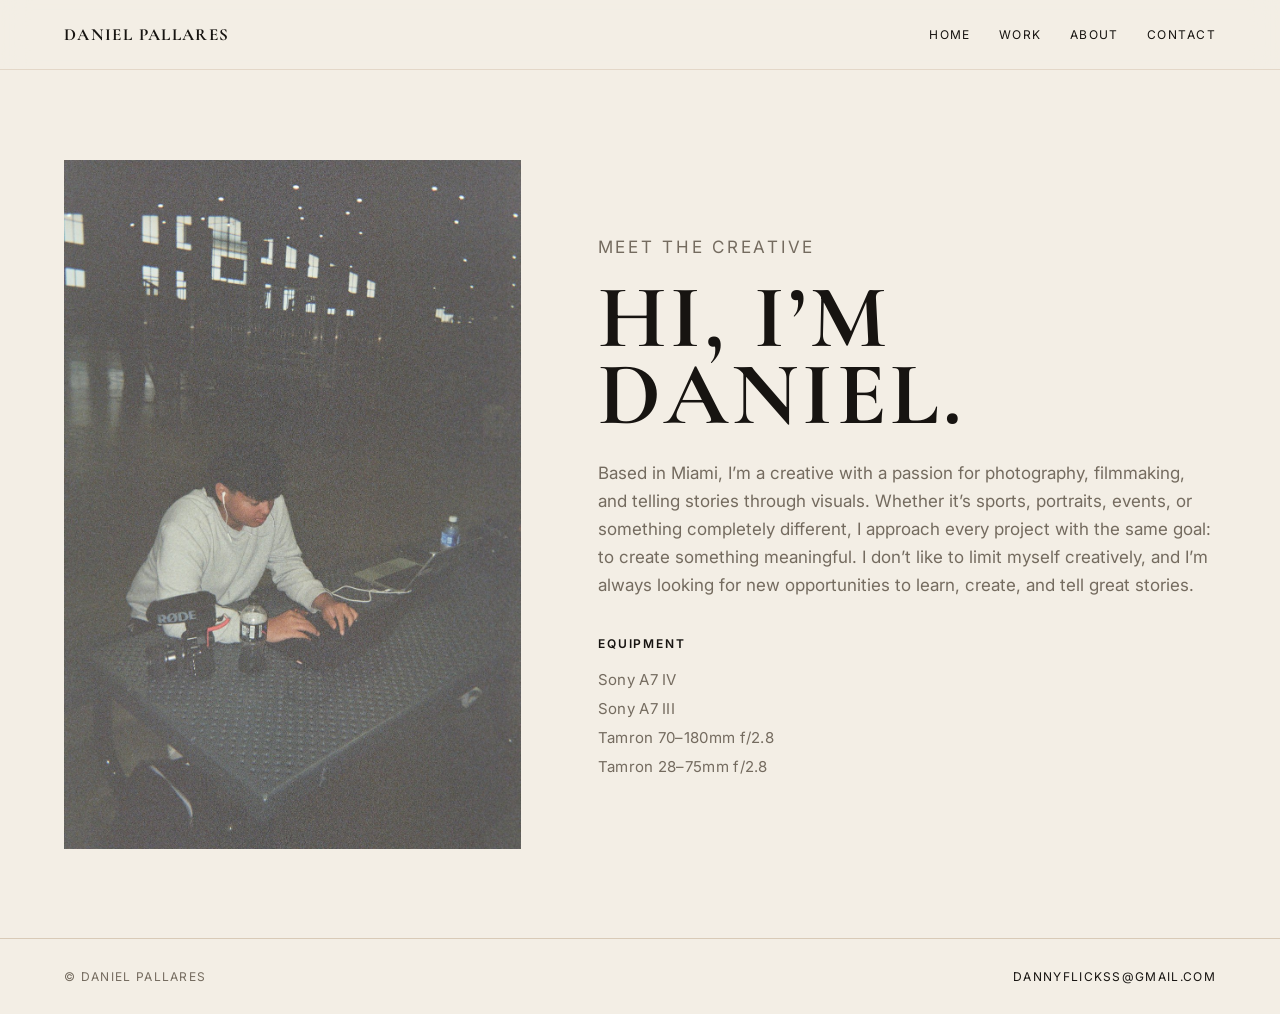
<file: about.html>
<!DOCTYPE html>
<html lang="en">
<head>
<meta charset="UTF-8" />
<meta name="viewport" content="width=device-width, initial-scale=1.0" />
<title>About | Daniel Pallares</title>
<link rel="stylesheet" href="styles.css" />
</head>
<body>
<header class="nav"><a class="brand" href="index.html">Daniel Pallares</a><nav><a href="index.html">Home</a><a href="work.html">Work</a><a href="about.html">About</a><a href="contact.html">Contact</a></nav></header>
<main class="page about-page">
<div class="portrait"><img src="assets/images/creative/meet-alt.jpg" alt="Daniel Pallares working" loading="lazy" /></div>
<section>
<p class="eyebrow">Meet the Creative</p>
<h1>Hi, I’m Daniel.</h1>
<p>Based in Miami, I’m a creative with a passion for photography, filmmaking, and telling stories through visuals. Whether it’s sports, portraits, events, or something completely different, I approach every project with the same goal: to create something meaningful. I don’t like to limit myself creatively, and I’m always looking for new opportunities to learn, create, and tell great stories.</p>
<div class="equipment">
<h2>Equipment</h2>
<ul>
<li>Sony A7 IV</li>
<li>Sony A7 III</li>
<li>Tamron 70–180mm f/2.8</li>
<li>Tamron 28–75mm f/2.8</li>
</ul>
</div>
</section>
</main>
<footer><p>© Daniel Pallares</p><a href="mailto:dannyflickss@gmail.com">dannyflickss@gmail.com</a></footer><script src="script.js"></script>
</body>
</html>
</file>
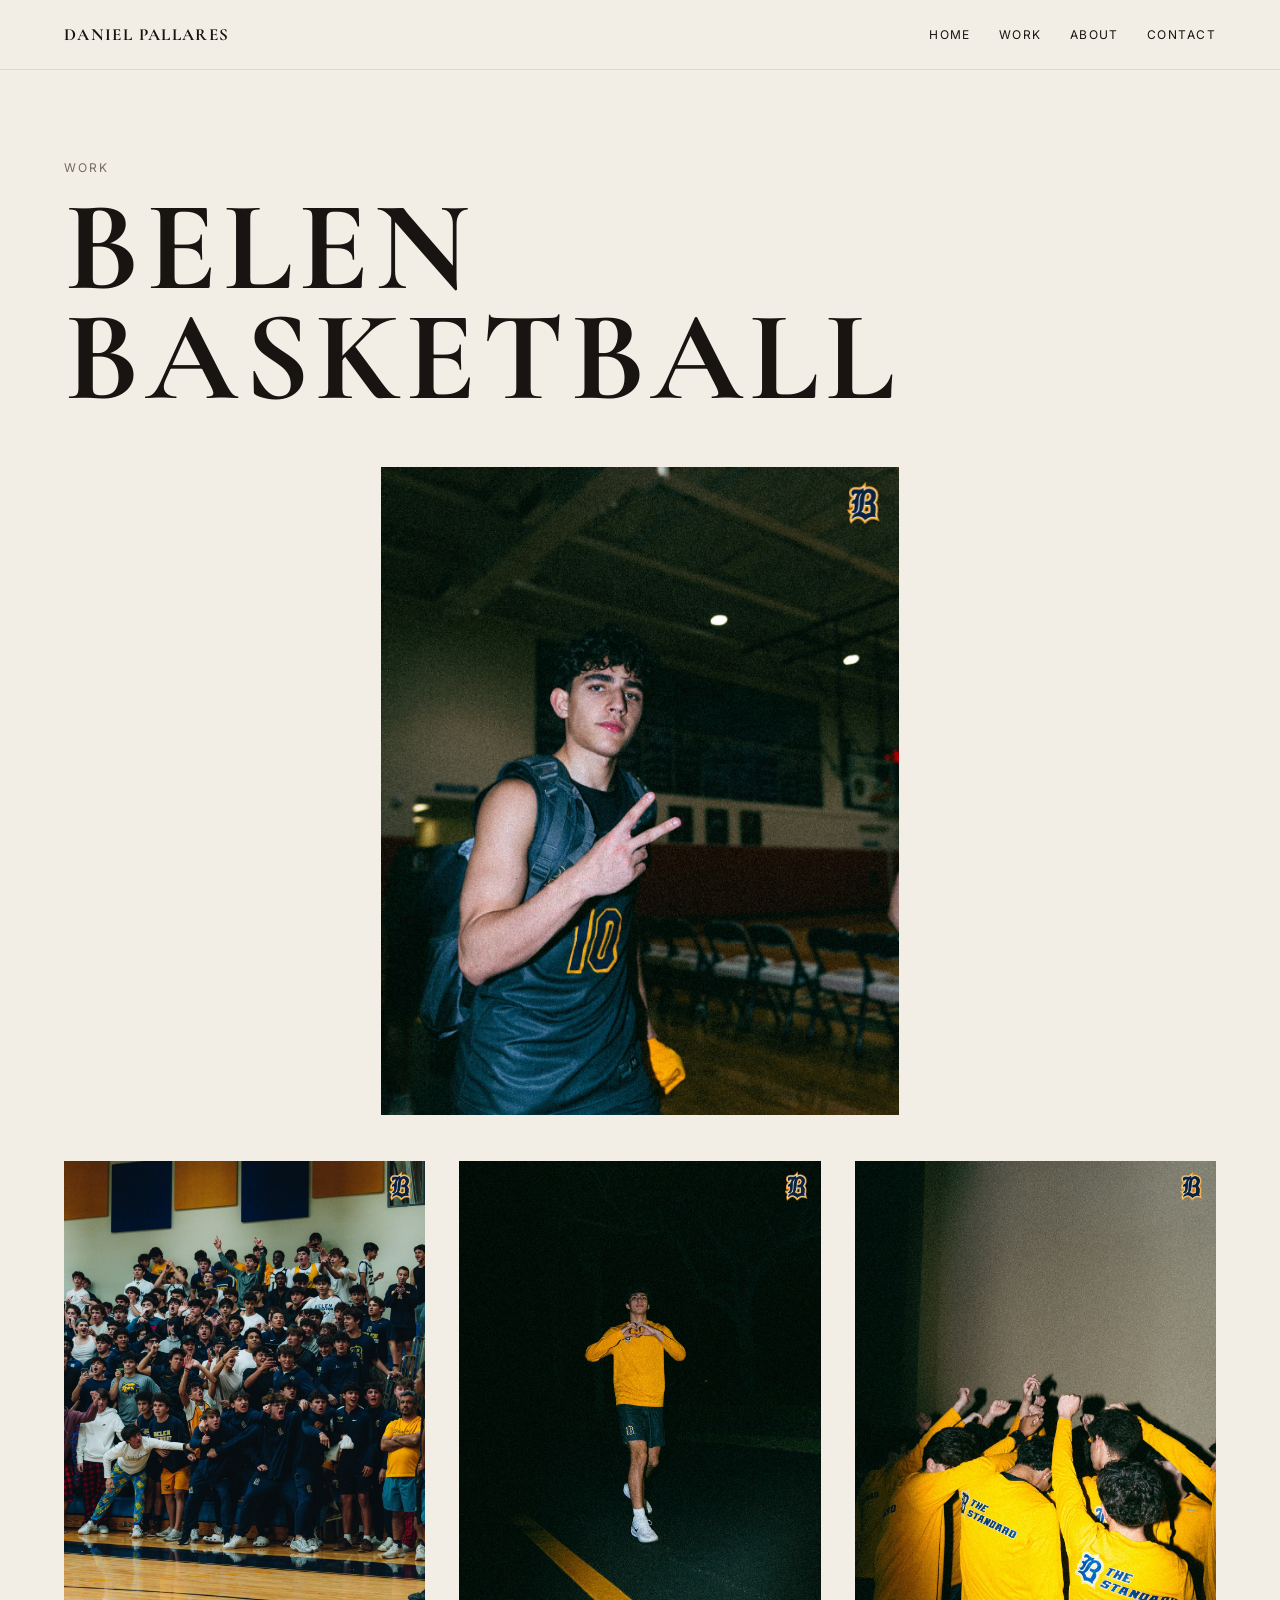
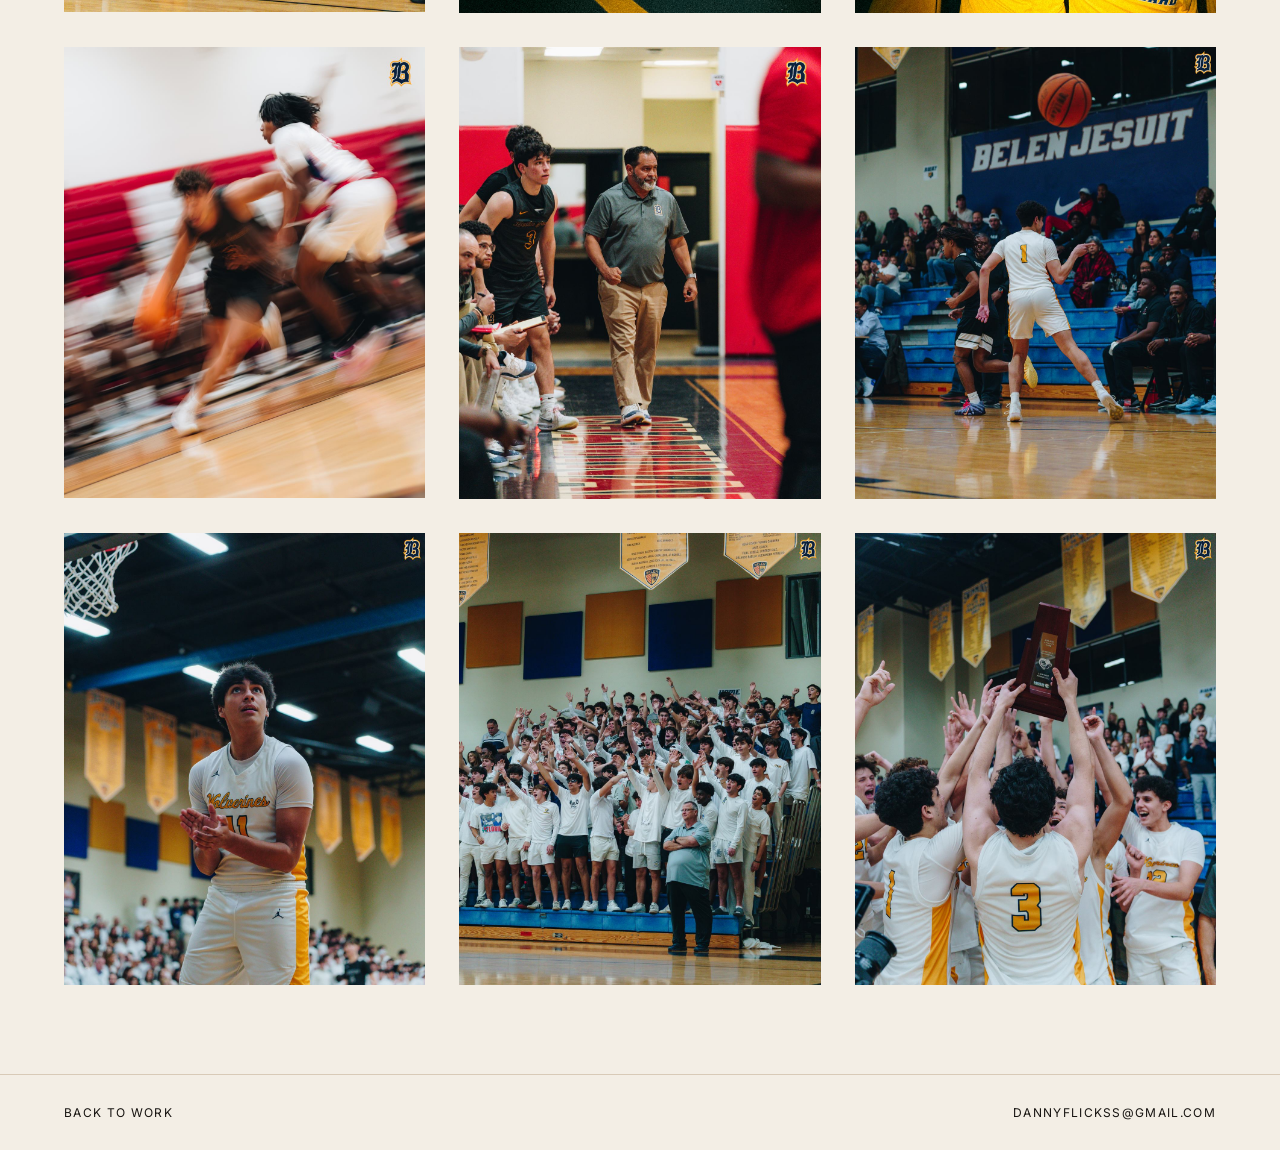
<file: belen-basketball.html>
<!DOCTYPE html>

<html lang="en">
<head>
<meta charset="utf-8"/>
<meta content="width=device-width, initial-scale=1.0" name="viewport"/>
<title>Belen Basketball | Daniel Pallares</title>
<link href="styles.css" rel="stylesheet"/>
</head>
<body>
<header class="nav"><a class="brand" href="index.html">Daniel Pallares</a><nav><a href="index.html">Home</a><a href="work.html">Work</a><a href="about.html">About</a><a href="contact.html">Contact</a></nav></header>
<main class="page gallery-page">
<section class="page-title minimal-title"><p class="eyebrow">Work</p><h1>Belen Basketball</h1></section>
<section class="gallery-hero"><div class="photo"><img alt="Belen Basketball" src="assets/images/belen/dsc04798.jpg"/></div></section>
<section class="photo-grid ratio-grid">









<div class="photo ratio-portrait"><img alt="Belen Basketball" loading="lazy" src="assets/images/belen/dsc00592.jpg"/></div><div class="photo ratio-portrait"><img alt="Belen Basketball" loading="lazy" src="assets/images/belen/dsc00736.jpg"/></div><div class="photo ratio-portrait"><img alt="Belen Basketball" loading="lazy" src="assets/images/belen/dsc00744.jpg"/></div><div class="photo ratio-portrait"><img alt="Belen Basketball" loading="lazy" src="assets/images/belen/dsc04380.jpg"/></div><div class="photo ratio-portrait"><img alt="Belen Basketball" loading="lazy" src="assets/images/belen/dsc04456.jpg"/></div><div class="photo ratio-portrait"><img alt="Belen Basketball" loading="lazy" src="assets/images/belen/dsc04590.jpg"/></div><div class="photo ratio-portrait"><img alt="Belen Basketball" loading="lazy" src="assets/images/belen/dsc04696-1.jpg"/></div><div class="photo ratio-portrait"><img alt="Belen Basketball" loading="lazy" src="assets/images/belen/dsc04816.jpg"/></div><div class="photo ratio-portrait"><img alt="Belen Basketball" loading="lazy" src="assets/images/belen/dsc04893.jpg"/></div></section>
</main>
<footer><a href="work.html">Back to Work</a><a href="mailto:dannyflickss@gmail.com">dannyflickss@gmail.com</a></footer><script src="script.js"></script>
</body>
</html>
</file>
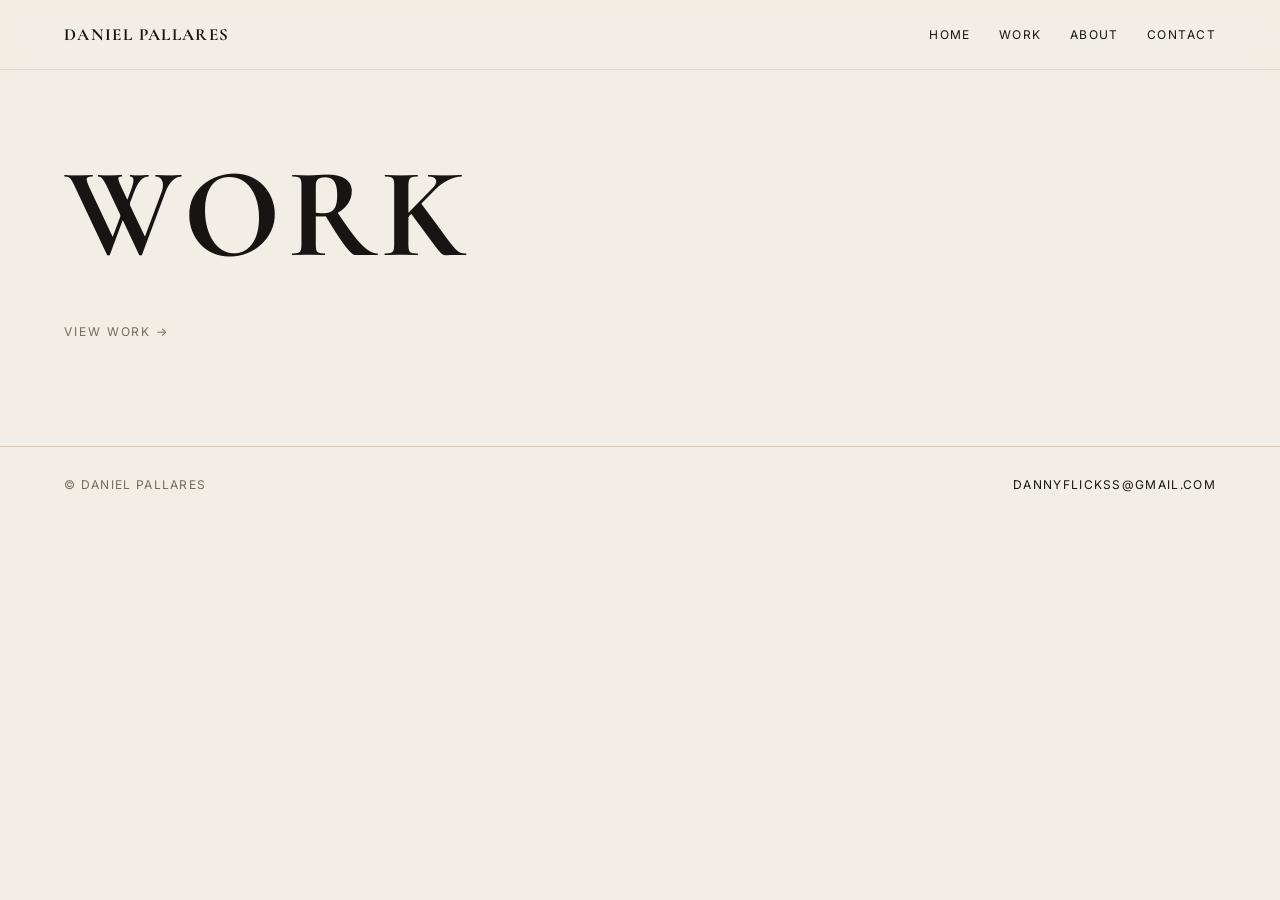
<file: clients.html>
<!DOCTYPE html>
<html lang="en">
<head>
<meta charset="UTF-8" />
<meta name="viewport" content="width=device-width, initial-scale=1.0" />
<title>Work | Daniel Pallares</title>
<link rel="stylesheet" href="styles.css" />
</head>
<body>
<header class="nav"><a class="brand" href="index.html">Daniel Pallares</a><nav><a href="index.html">Home</a><a href="work.html">Work</a><a href="about.html">About</a><a href="contact.html">Contact</a></nav></header>
<main class="page"><section class="page-title minimal-title"><h1>Work</h1></section><p class="eyebrow"><a href="work.html">View Work →</a></p></main><footer><p>© Daniel Pallares</p><a href="mailto:dannyflickss@gmail.com">dannyflickss@gmail.com</a></footer><script src="script.js"></script>
</body>
</html>
</file>
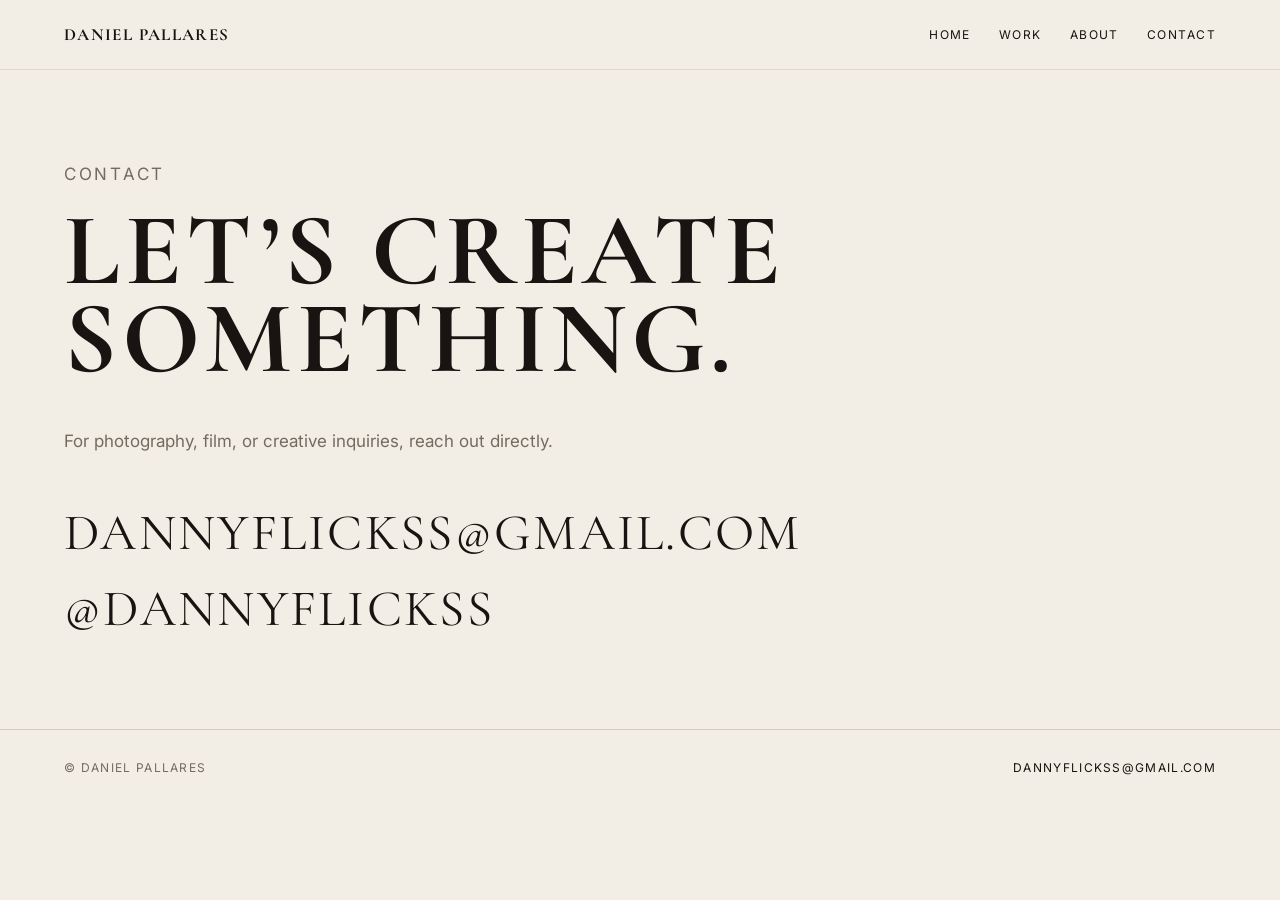
<file: contact.html>
<!DOCTYPE html>
<html lang="en">
<head>
<meta charset="UTF-8" />
<meta name="viewport" content="width=device-width, initial-scale=1.0" />
<title>Contact | Daniel Pallares</title>
<link rel="stylesheet" href="styles.css" />
</head>
<body>
<header class="nav"><a class="brand" href="index.html">Daniel Pallares</a><nav><a href="index.html">Home</a><a href="work.html">Work</a><a href="about.html">About</a><a href="contact.html">Contact</a></nav></header>
<main class="page contact-page">
<p class="eyebrow">Contact</p><h1>Let’s create something.</h1>
<p>For photography, film, or creative inquiries, reach out directly.</p>
<div class="contact-links"><a href="mailto:dannyflickss@gmail.com">dannyflickss@gmail.com</a><a href="https://instagram.com/dannyflickss">@dannyflickss</a></div>
</main>
<footer><p>© Daniel Pallares</p><a href="mailto:dannyflickss@gmail.com">dannyflickss@gmail.com</a></footer><script src="script.js"></script>
</body>
</html>
</file>
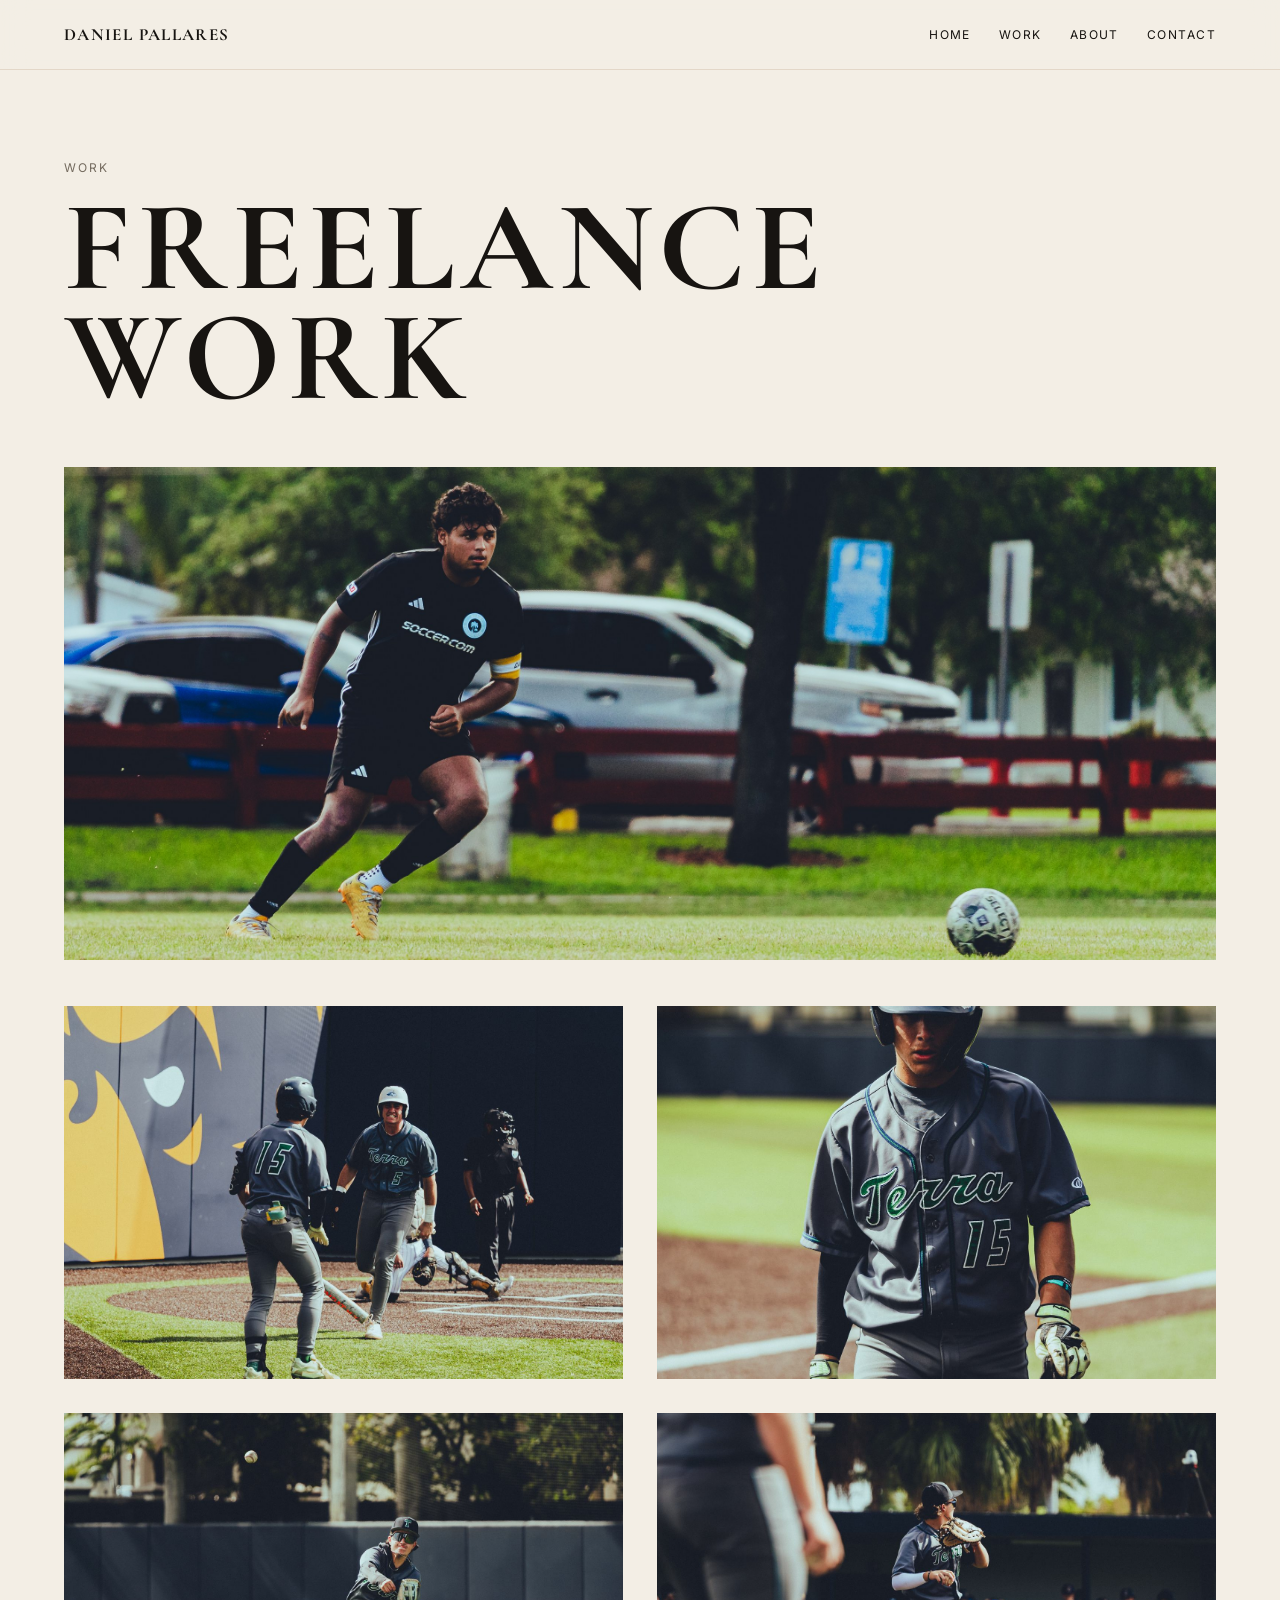
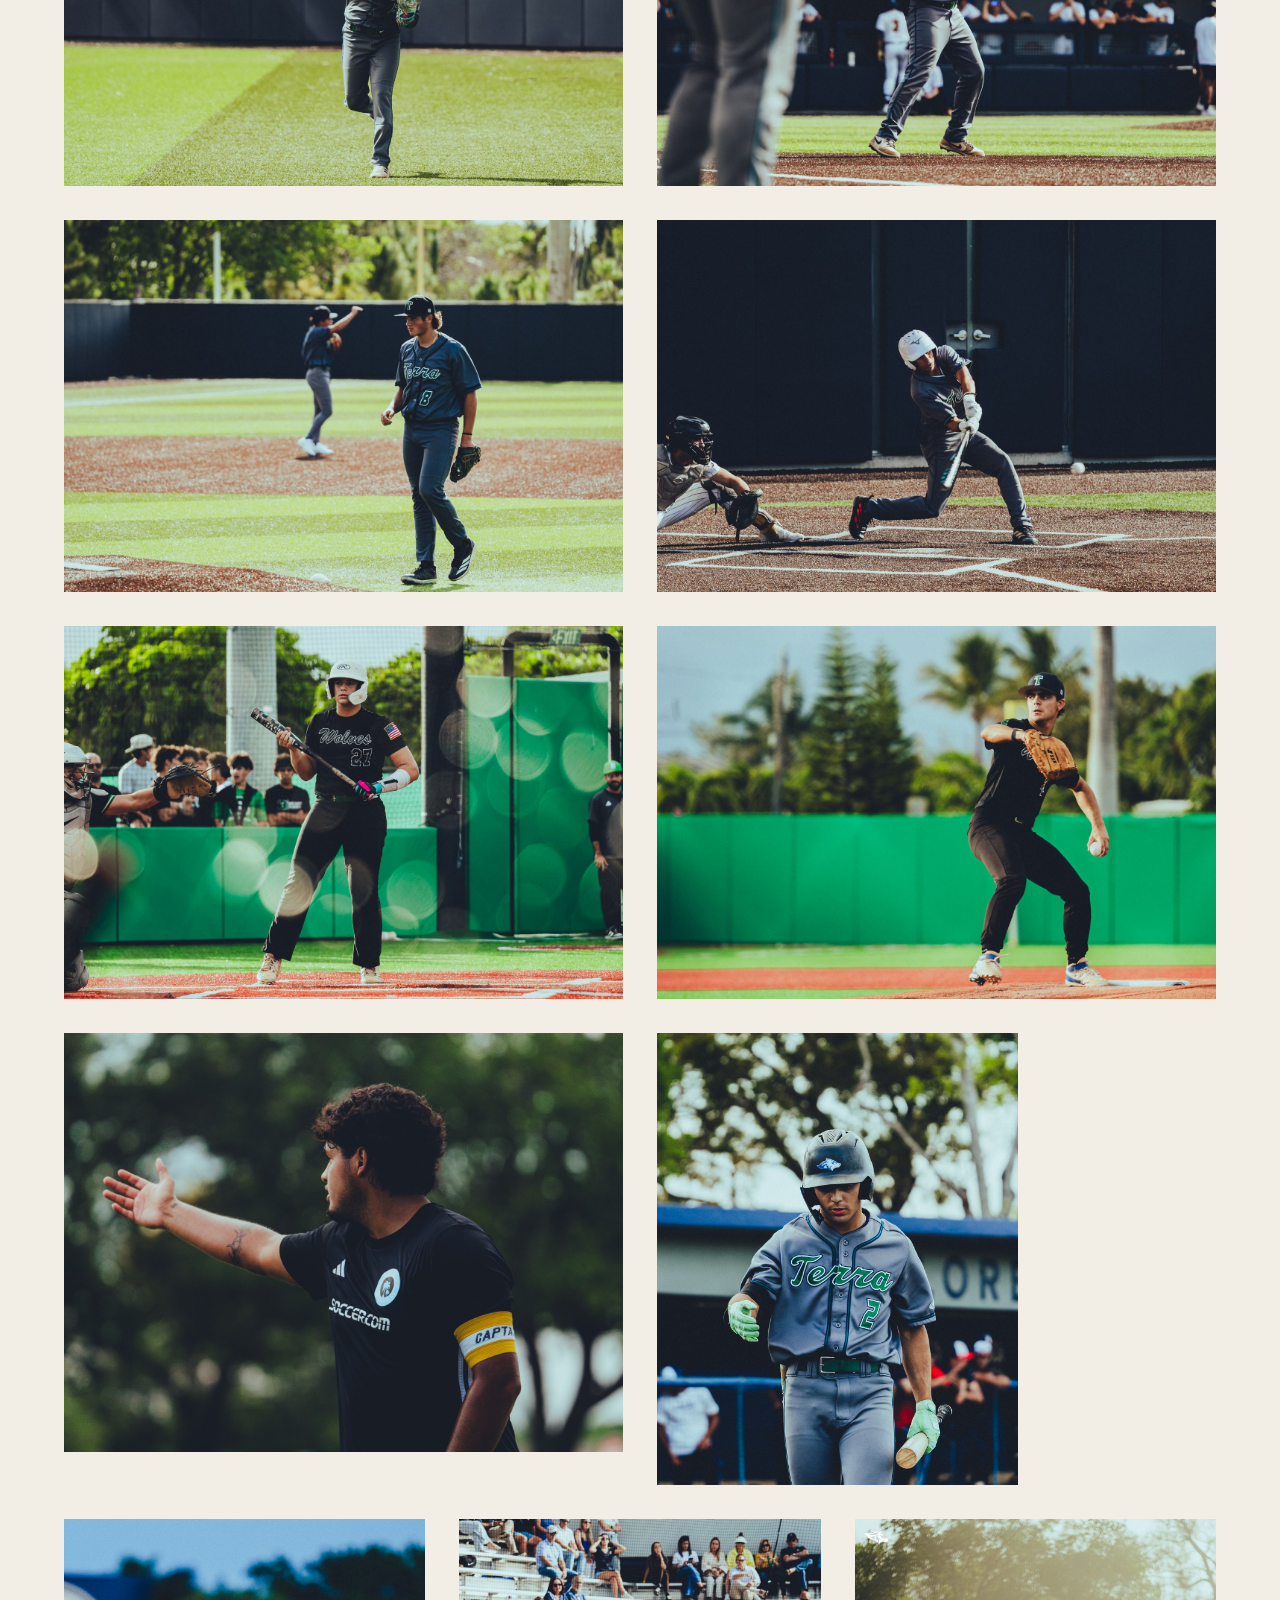
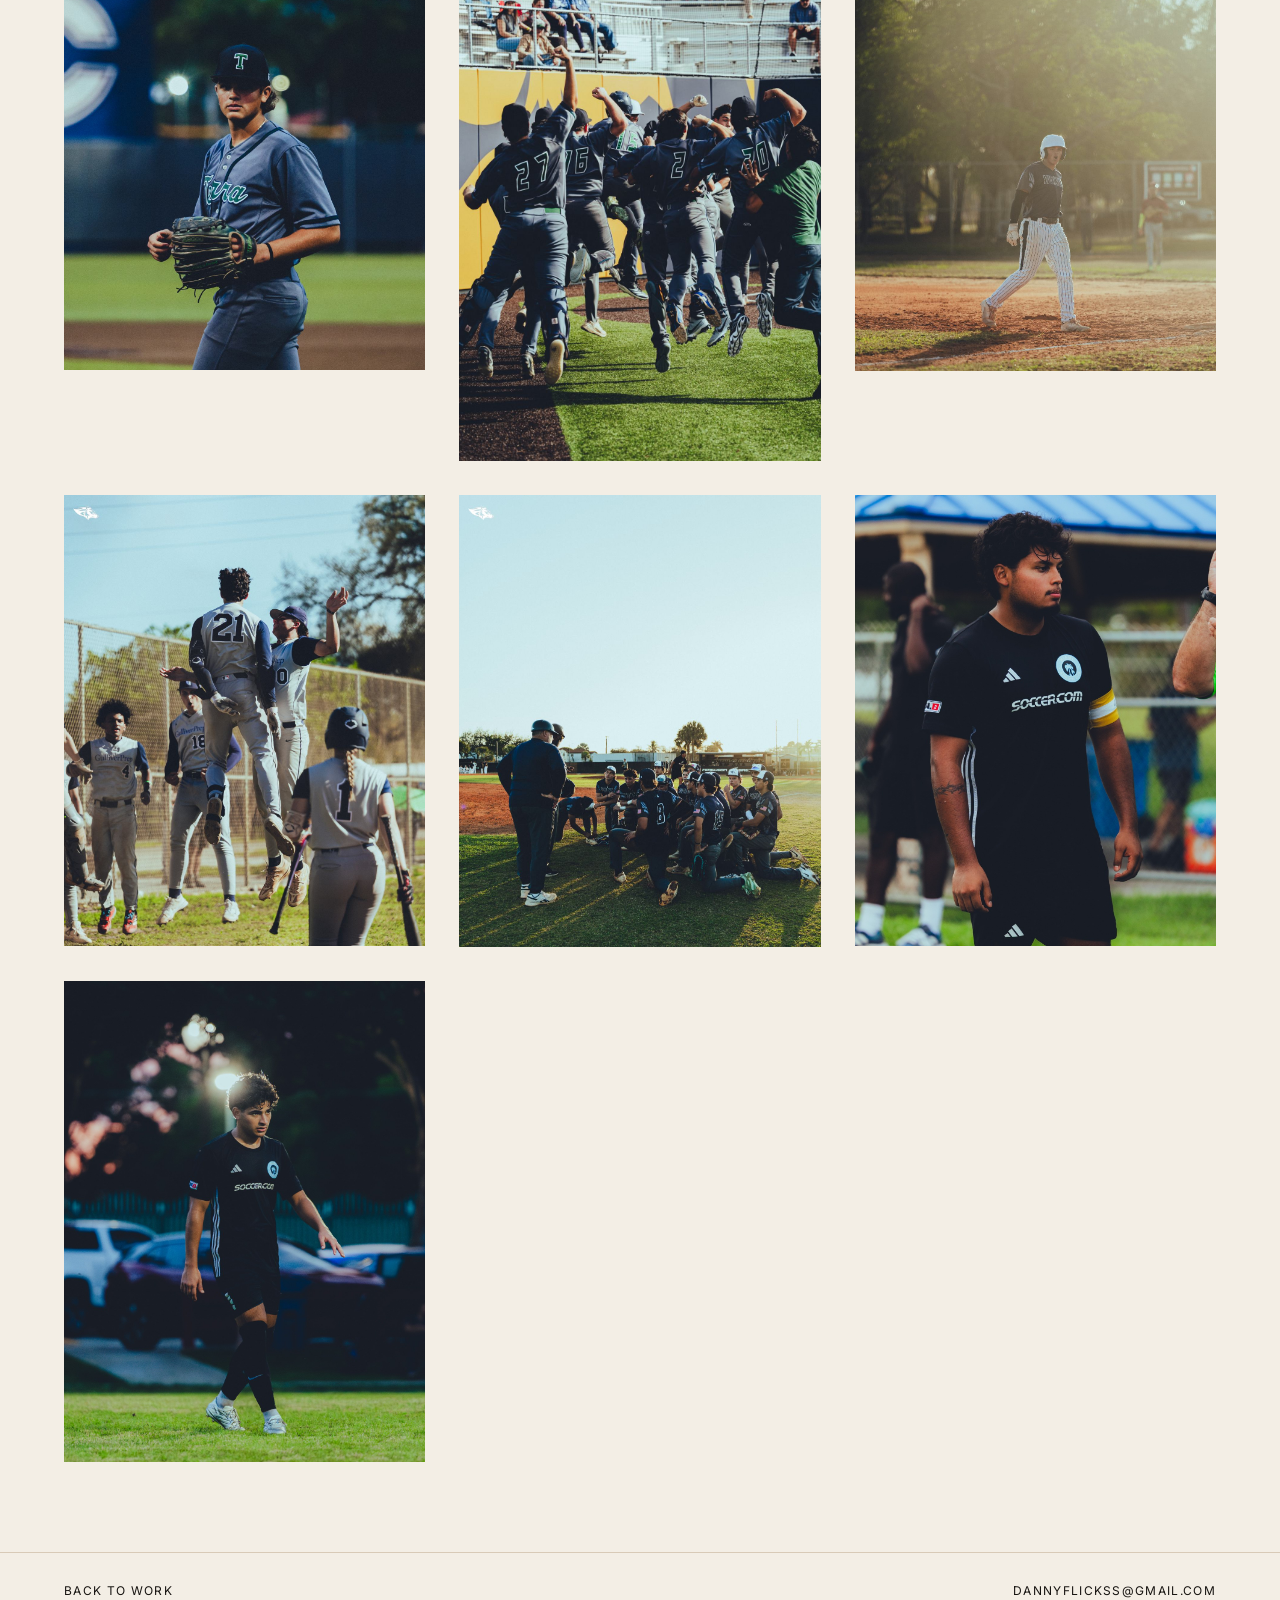
<file: freelance-work.html>
<!DOCTYPE html>

<html lang="en">
<head>
<meta charset="utf-8"/>
<meta content="width=device-width, initial-scale=1.0" name="viewport"/>
<title>Freelance Work | Daniel Pallares</title>
<link href="styles.css" rel="stylesheet"/>
</head>
<body>
<header class="nav"><a class="brand" href="index.html">Daniel Pallares</a><nav><a href="index.html">Home</a><a href="work.html">Work</a><a href="about.html">About</a><a href="contact.html">Contact</a></nav></header>
<main class="page gallery-page">
<section class="page-title minimal-title"><p class="eyebrow">Work</p><h1>Freelance Work</h1></section>
<section class="gallery-hero"><div class="photo"><img alt="Freelance Work" src="assets/images/freelance/freelance-cover.jpg"/></div></section>
<section class="photo-grid ratio-grid">

















<div class="photo ratio-landscape"><img alt="Freelance Work" loading="lazy" src="assets/images/freelance/dsc04414.jpg"/></div><div class="photo ratio-landscape"><img alt="Freelance Work" loading="lazy" src="assets/images/freelance/dsc04433.jpg"/></div><div class="photo ratio-landscape"><img alt="Freelance Work" loading="lazy" src="assets/images/freelance/dsc04444.jpg"/></div><div class="photo ratio-landscape"><img alt="Freelance Work" loading="lazy" src="assets/images/freelance/dsc04476.jpg"/></div><div class="photo ratio-landscape"><img alt="Freelance Work" loading="lazy" src="assets/images/freelance/dsc04507.jpg"/></div><div class="photo ratio-landscape"><img alt="Freelance Work" loading="lazy" src="assets/images/freelance/dsc04790.jpg"/></div><div class="photo ratio-landscape"><img alt="Freelance Work" loading="lazy" src="assets/images/freelance/dsc09868-1.jpg"/></div><div class="photo ratio-landscape"><img alt="Freelance Work" loading="lazy" src="assets/images/freelance/dsc09895.jpg"/></div><div class="photo ratio-landscape"><img alt="Freelance soccer captain" loading="lazy" src="assets/images/freelance/soccer-captain-pointing.jpg"/></div><div class="photo ratio-portrait"><img alt="Freelance Work" loading="lazy" src="assets/images/freelance/dsc01109.jpg"/></div><div class="photo ratio-portrait"><img alt="Freelance Work" loading="lazy" src="assets/images/freelance/dsc01503.jpg"/></div><div class="photo ratio-portrait"><img alt="Freelance Work" loading="lazy" src="assets/images/freelance/dsc04717-2.jpg"/></div><div class="photo ratio-portrait"><img alt="Freelance Work" loading="lazy" src="assets/images/freelance/dsc05740.jpg"/></div><div class="photo ratio-portrait"><img alt="Freelance Work" loading="lazy" src="assets/images/freelance/dsc09154.jpg"/></div><div class="photo ratio-portrait"><img alt="Freelance Work" loading="lazy" src="assets/images/freelance/dsc09591.jpg"/></div><div class="photo ratio-portrait"><img alt="Freelance soccer portrait" loading="lazy" src="assets/images/freelance/soccer-captain-portrait.jpg"/></div><div class="photo ratio-portrait"><img alt="Freelance soccer portrait at night" loading="lazy" src="assets/images/freelance/soccer-night-portrait.jpg"/></div></section>
</main>
<footer><a href="work.html">Back to Work</a><a href="mailto:dannyflickss@gmail.com">dannyflickss@gmail.com</a></footer><script src="script.js"></script>
</body>
</html>
</file>
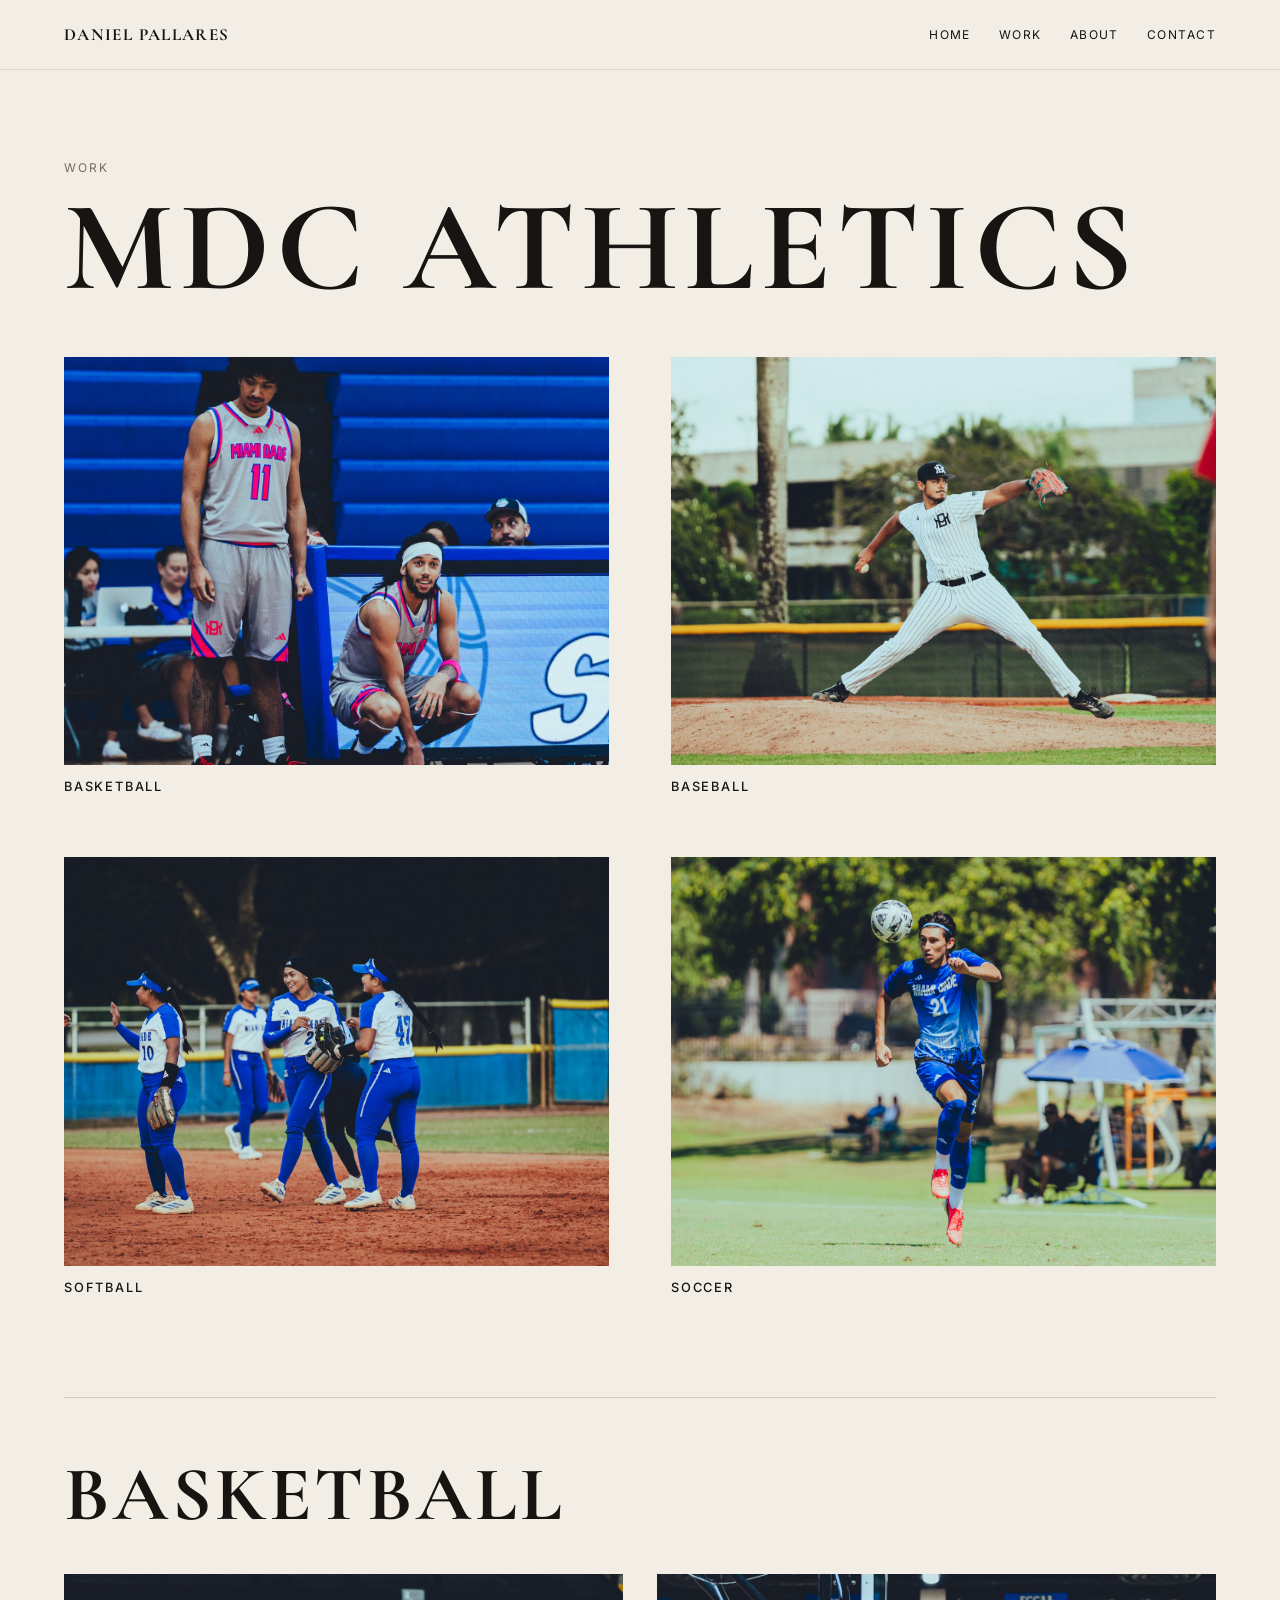
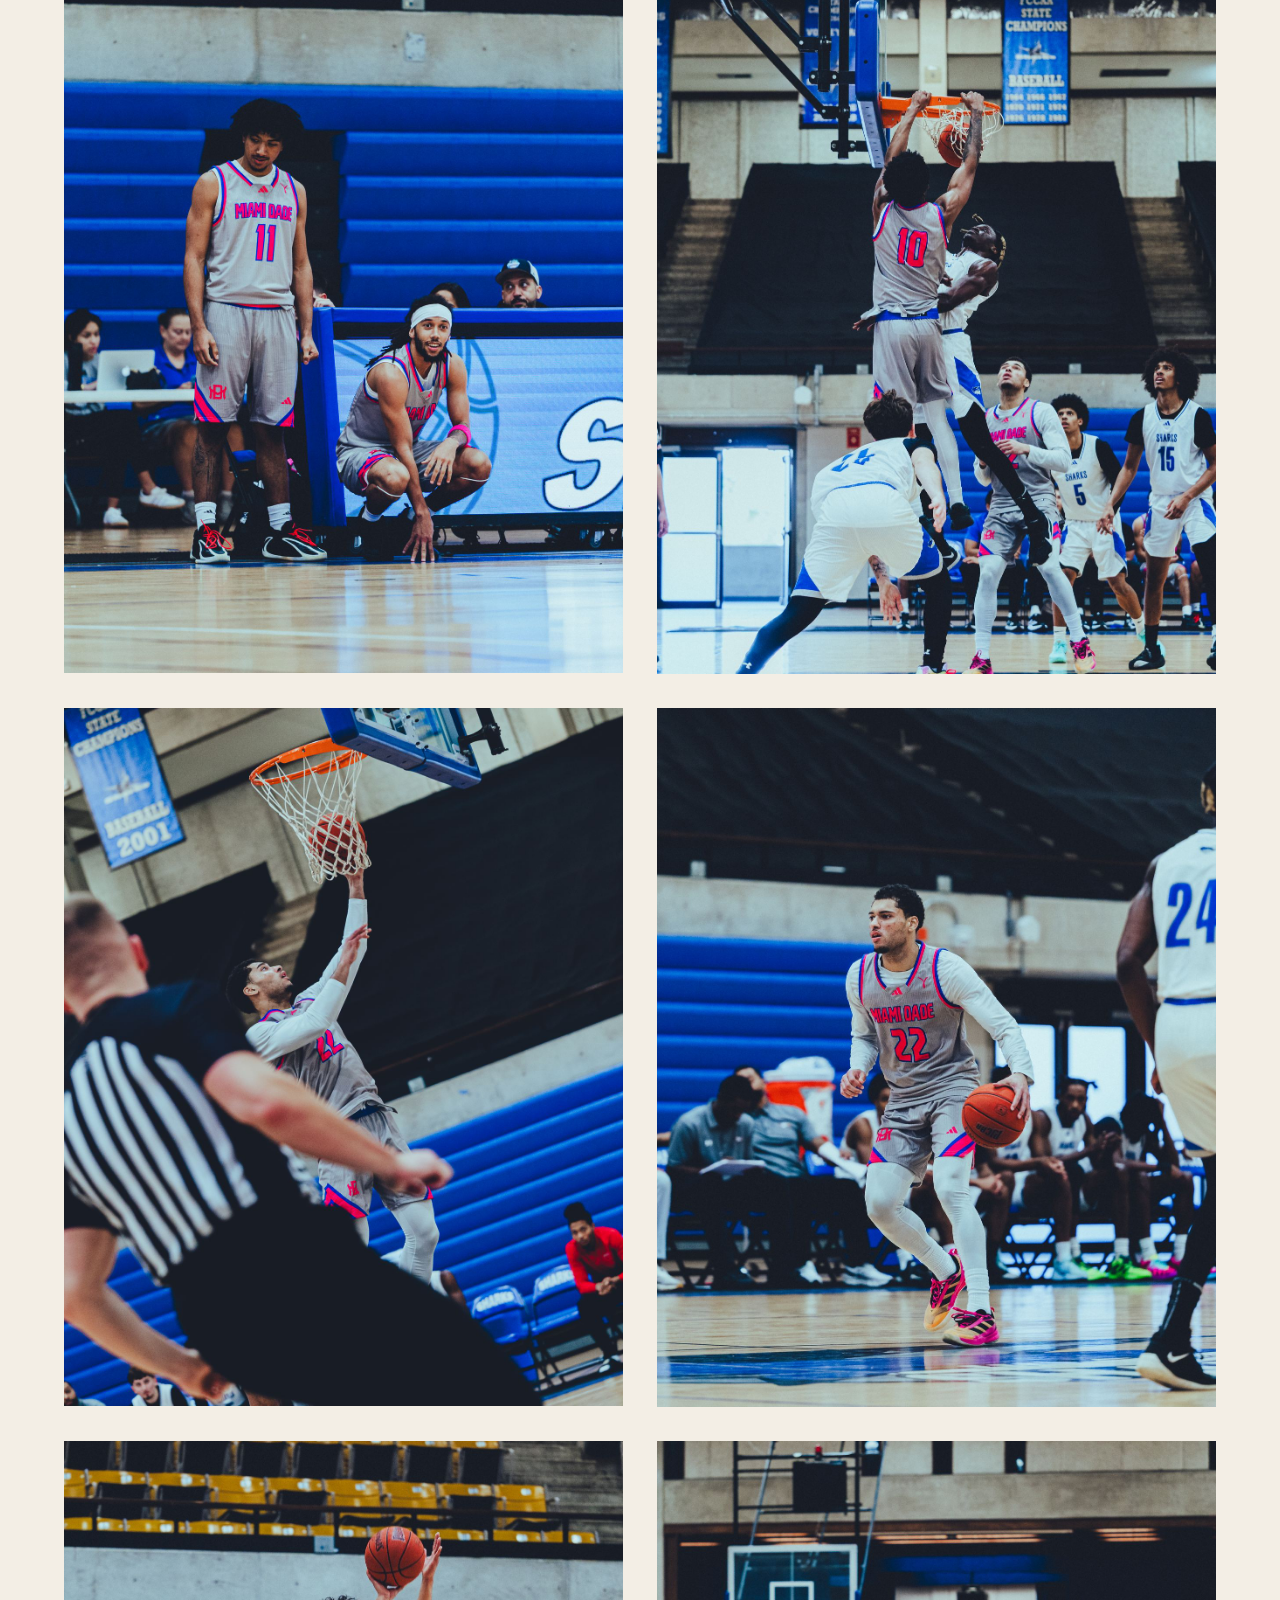
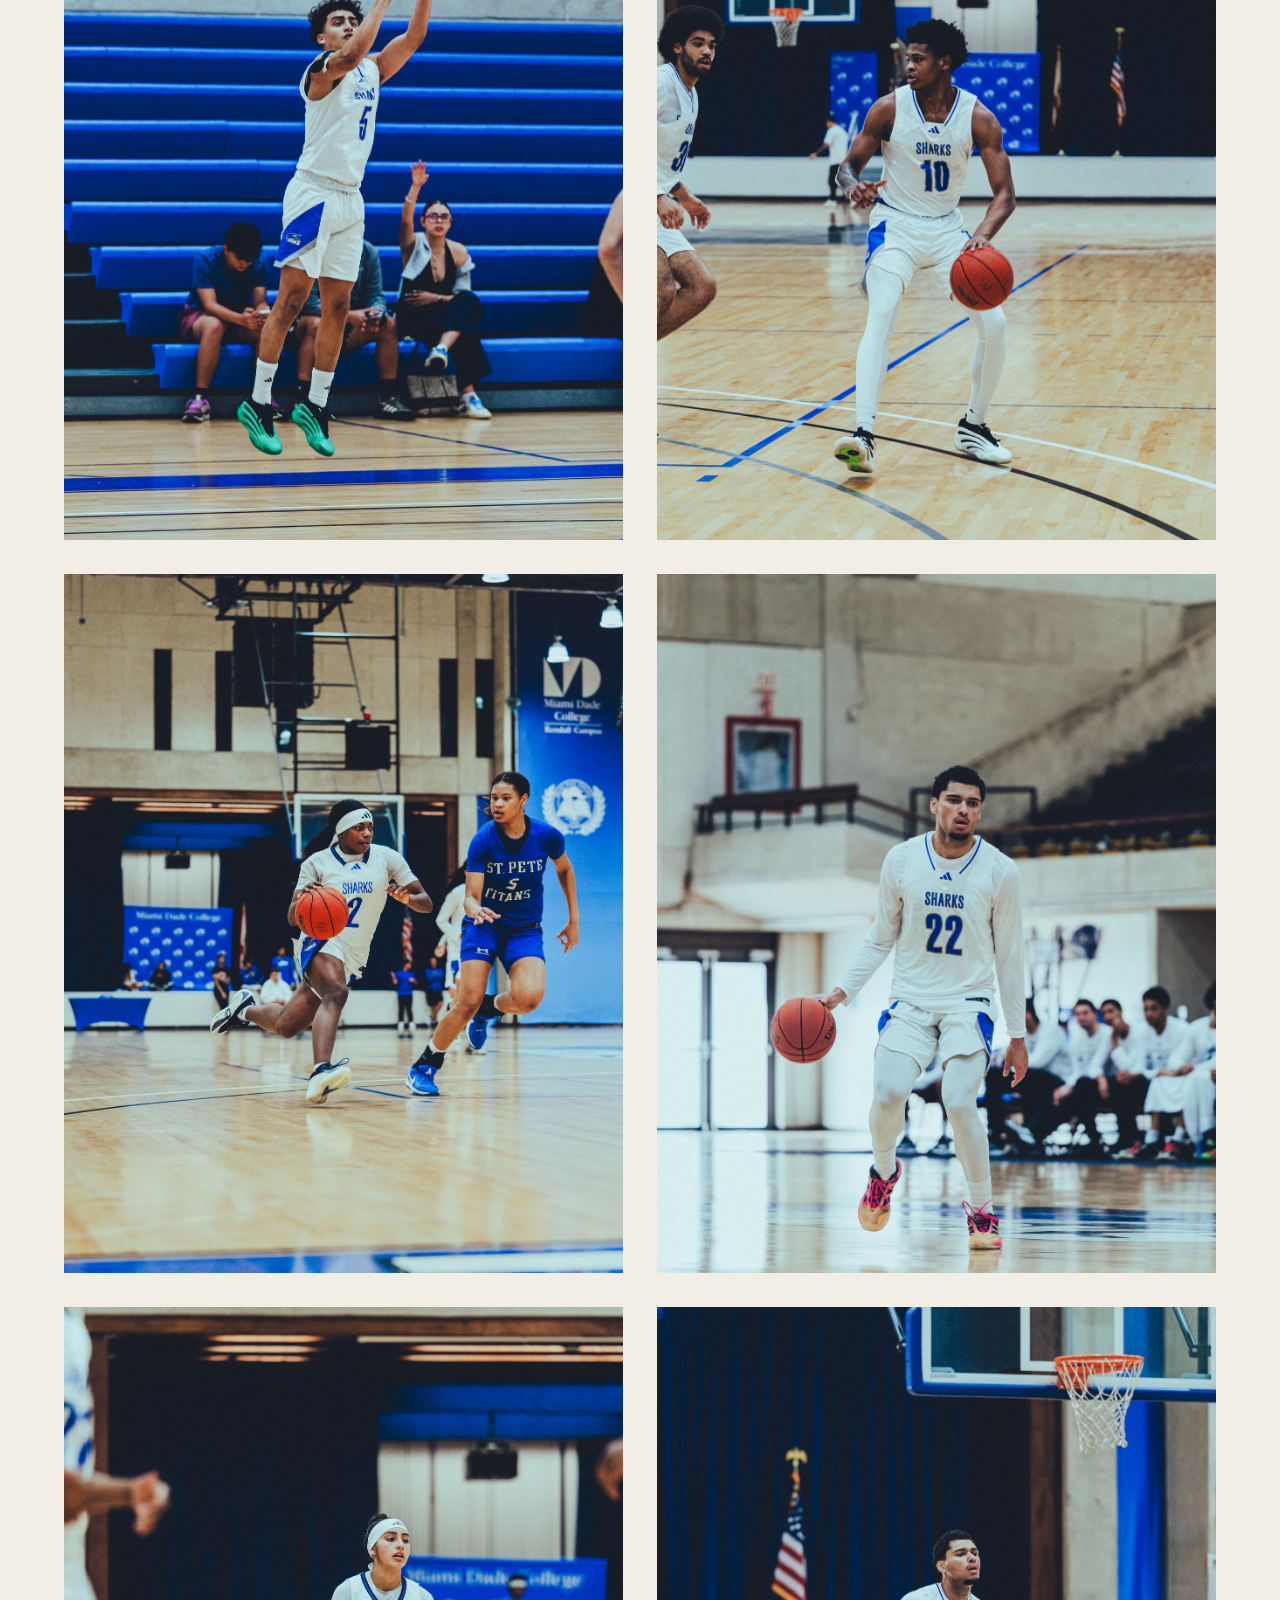
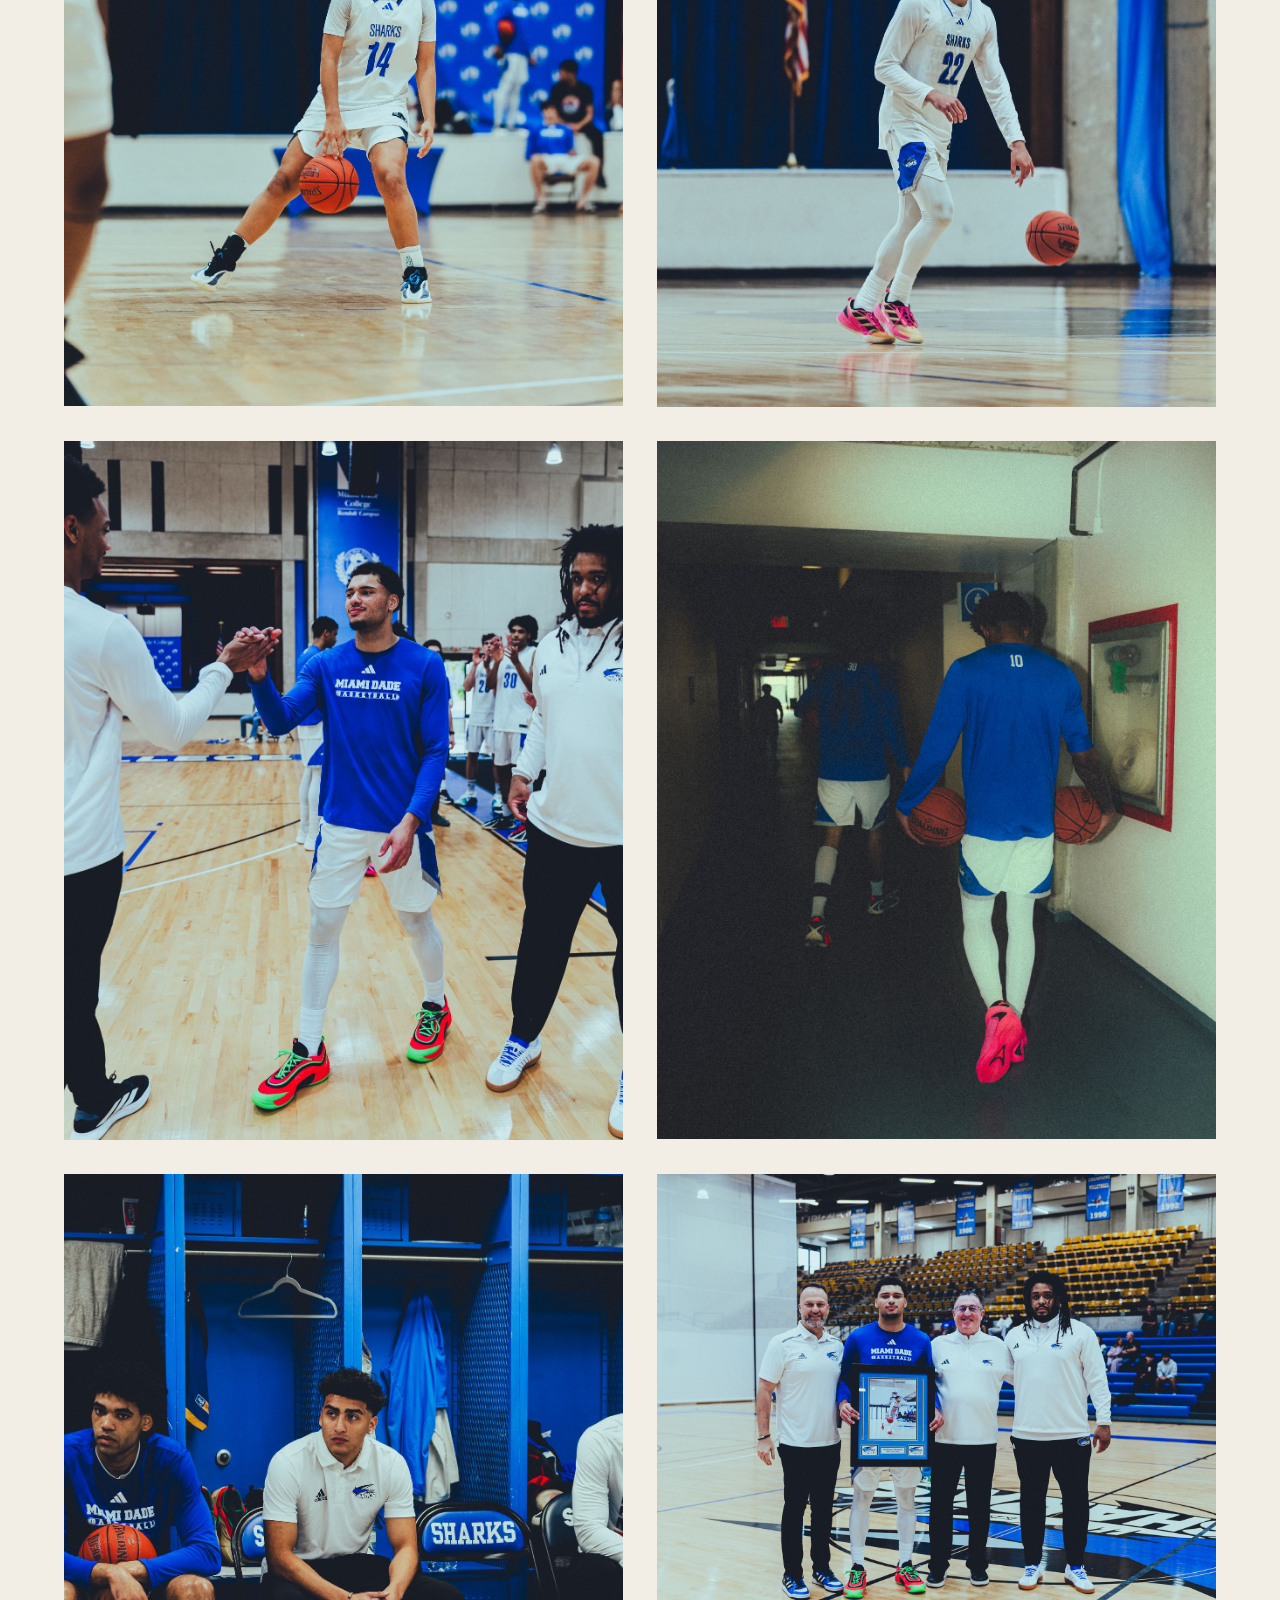
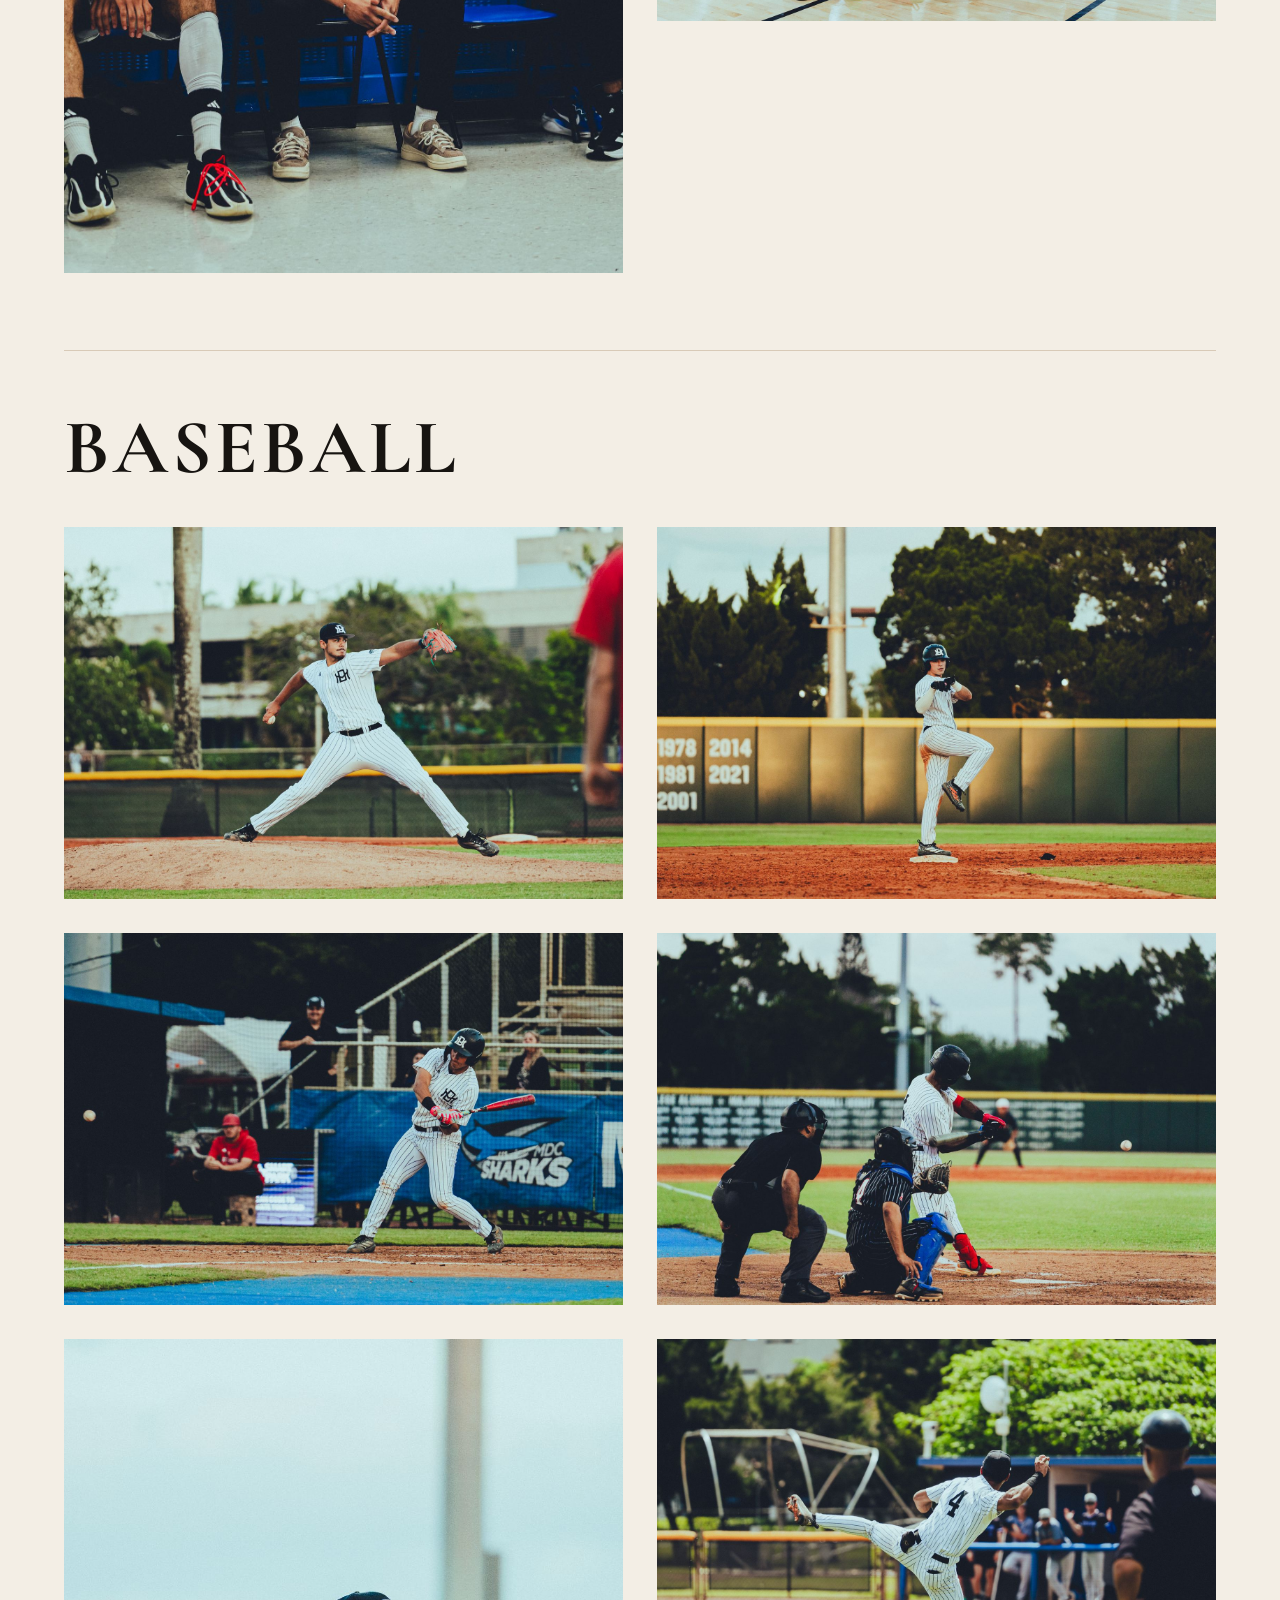
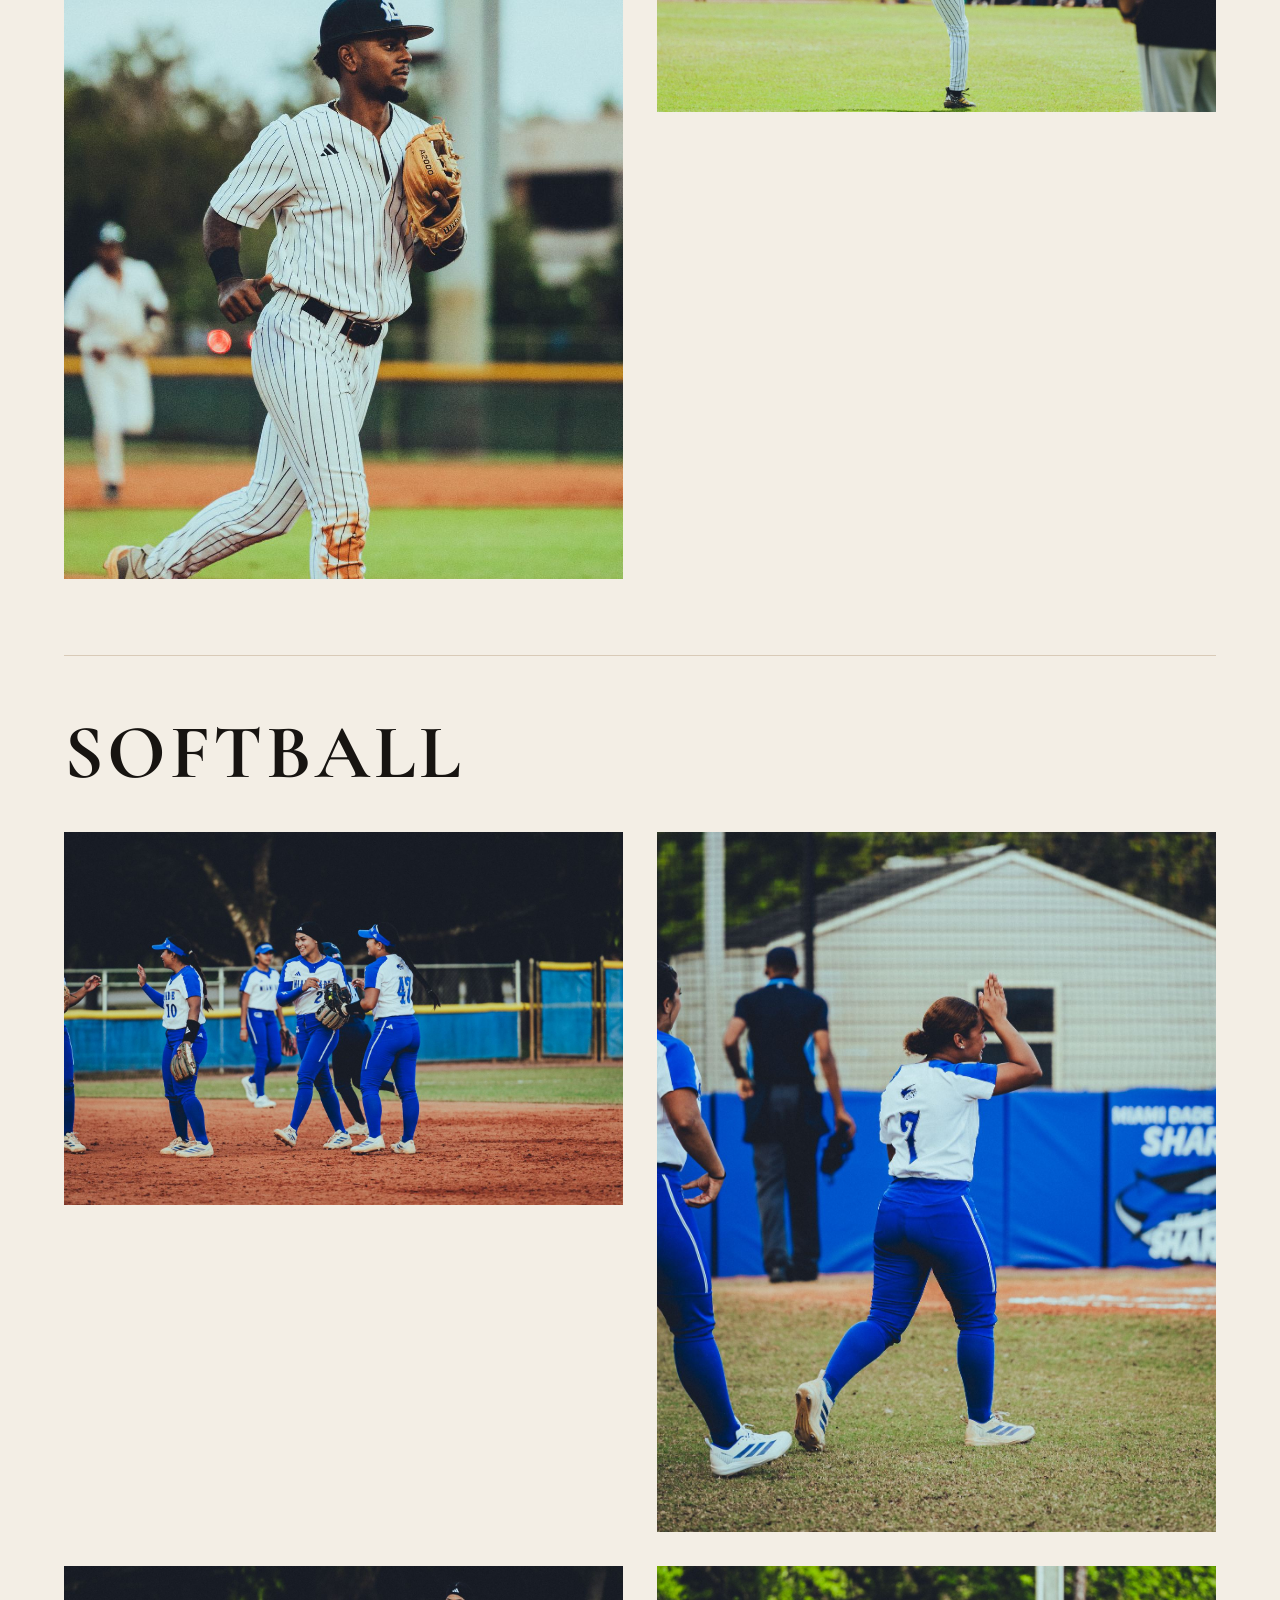
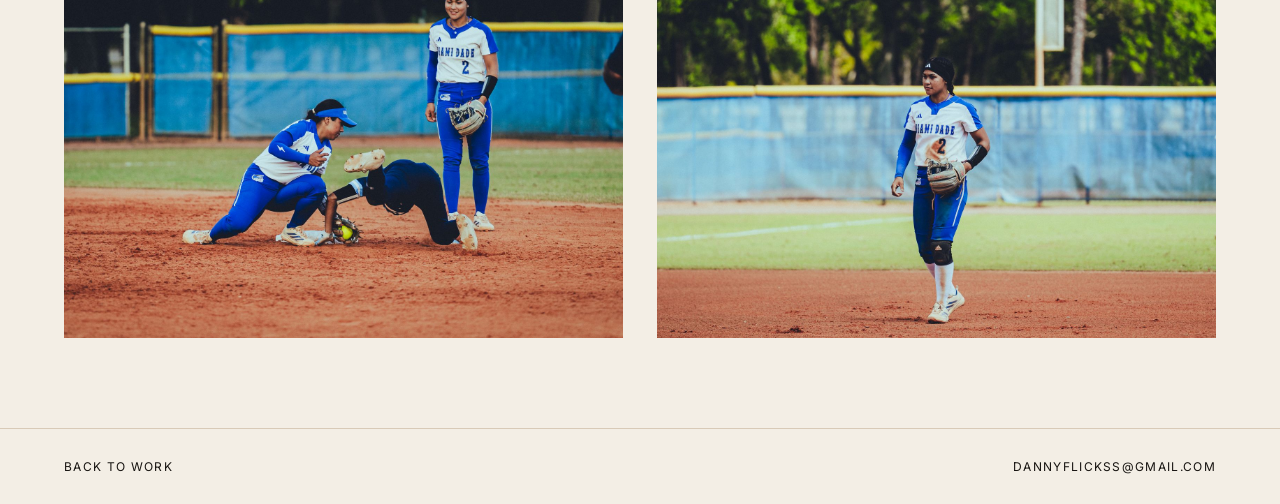
<file: mdc.html>
<!DOCTYPE html>

<html lang="en">
<head>
<meta charset="utf-8"/>
<meta content="width=device-width, initial-scale=1.0" name="viewport"/>
<title>MDC Athletics | Daniel Pallares</title>
<link href="styles.css" rel="stylesheet"/>
</head>
<body>
<header class="nav"><a class="brand" href="index.html">Daniel Pallares</a><nav><a href="index.html">Home</a><a href="work.html">Work</a><a href="about.html">About</a><a href="contact.html">Contact</a></nav></header>
<main class="page gallery-page">
<section class="page-title minimal-title"><p class="eyebrow">Work</p><h1>MDC Athletics</h1></section>
<section class="sport-card-grid"><a class="sport-card" href="#basketball"><div class="sport-card-image"><img alt="Basketball" loading="lazy" src="assets/images/mdc/dsc05486.jpg"/></div><span class="sport-card-title">Basketball</span></a>
<a class="sport-card" href="#baseball"><div class="sport-card-image"><img alt="Baseball" loading="lazy" src="assets/images/mdc/dsc00478-1.jpg"/></div><span class="sport-card-title">Baseball</span></a>
<a class="sport-card" href="#softball"><div class="sport-card-image"><img alt="Softball" loading="lazy" src="assets/images/mdc/dsc00558.jpg"/></div><span class="sport-card-title">Softball</span></a><a class="sport-card" href="soccer.html"><div class="sport-card-image"><img alt="Soccer" loading="lazy" src="assets/images/mdc-soccer/dsc05480.jpg"/></div><span class="sport-card-title">Soccer</span></a></section>
<section class="sport-section" id="basketball"><h2>Basketball</h2><div class="photo-grid"><div class="photo"><img alt="Basketball" loading="lazy" src="assets/images/mdc/dsc05486.jpg"/></div><div class="photo"><img alt="Basketball" loading="lazy" src="assets/images/mdc/dsc05393.jpg"/></div><div class="photo"><img alt="Basketball" loading="lazy" src="assets/images/mdc/dsc05026.jpg"/></div><div class="photo"><img alt="Basketball" loading="lazy" src="assets/images/mdc/dsc05427.jpg"/></div><div class="photo"><img alt="Basketball" loading="lazy" src="assets/images/mdc/dsc04084.jpg"/></div><div class="photo"><img alt="Basketball" loading="lazy" src="assets/images/mdc/dsc04109.jpg"/></div><div class="photo"><img alt="Basketball" loading="lazy" src="assets/images/mdc/dsc06140.jpg"/></div><div class="photo"><img alt="Basketball" loading="lazy" src="assets/images/mdc/dsc04154.jpg"/></div><div class="photo"><img alt="Basketball" loading="lazy" src="assets/images/mdc/dsc06187.jpg"/></div><div class="photo"><img alt="Basketball" loading="lazy" src="assets/images/mdc/dsc04220.jpg"/></div><div class="photo"><img alt="Basketball" loading="lazy" src="assets/images/mdc/dsc06950.jpg"/></div><div class="photo"><img alt="Basketball" loading="lazy" src="assets/images/mdc/dsc06842-1.jpg"/></div><div class="photo"><img alt="Basketball" loading="lazy" src="assets/images/mdc/dsc06846.jpg"/></div><div class="photo"><img alt="Basketball" loading="lazy" src="assets/images/mdc/dsc06959.jpg"/></div></div></section>
<section class="sport-section" id="baseball"><h2>Baseball</h2><div class="photo-grid"><div class="photo"><img alt="Baseball" loading="lazy" src="assets/images/mdc/dsc00478-1.jpg"/></div><div class="photo"><img alt="Baseball" loading="lazy" src="assets/images/mdc/dsc00598.jpg"/></div><div class="photo"><img alt="Baseball" loading="lazy" src="assets/images/mdc/dsc00545.jpg"/></div><div class="photo"><img alt="Baseball" loading="lazy" src="assets/images/mdc/dsc00787.jpg"/></div><div class="photo"><img alt="Baseball" loading="lazy" src="assets/images/mdc/dsc00687.jpg"/></div><div class="photo"><img alt="Baseball" loading="lazy" src="assets/images/mdc/dsc00761-1.jpg"/></div></div></section>
<section class="sport-section" id="softball"><h2>Softball</h2><div class="photo-grid"><div class="photo"><img alt="Softball" loading="lazy" src="assets/images/mdc/dsc00558.jpg"/></div><div class="photo"><img alt="Softball" loading="lazy" src="assets/images/mdc/dsc00215.jpg"/></div><div class="photo"><img alt="Softball" loading="lazy" src="assets/images/mdc/dsc00546.jpg"/></div><div class="photo"><img alt="Softball" loading="lazy" src="assets/images/mdc/dsc01528.jpg"/></div></div></section>
</main>
<footer><a href="work.html">Back to Work</a><a href="mailto:dannyflickss@gmail.com">dannyflickss@gmail.com</a></footer><script src="script.js"></script>
</body>
</html>
</file>
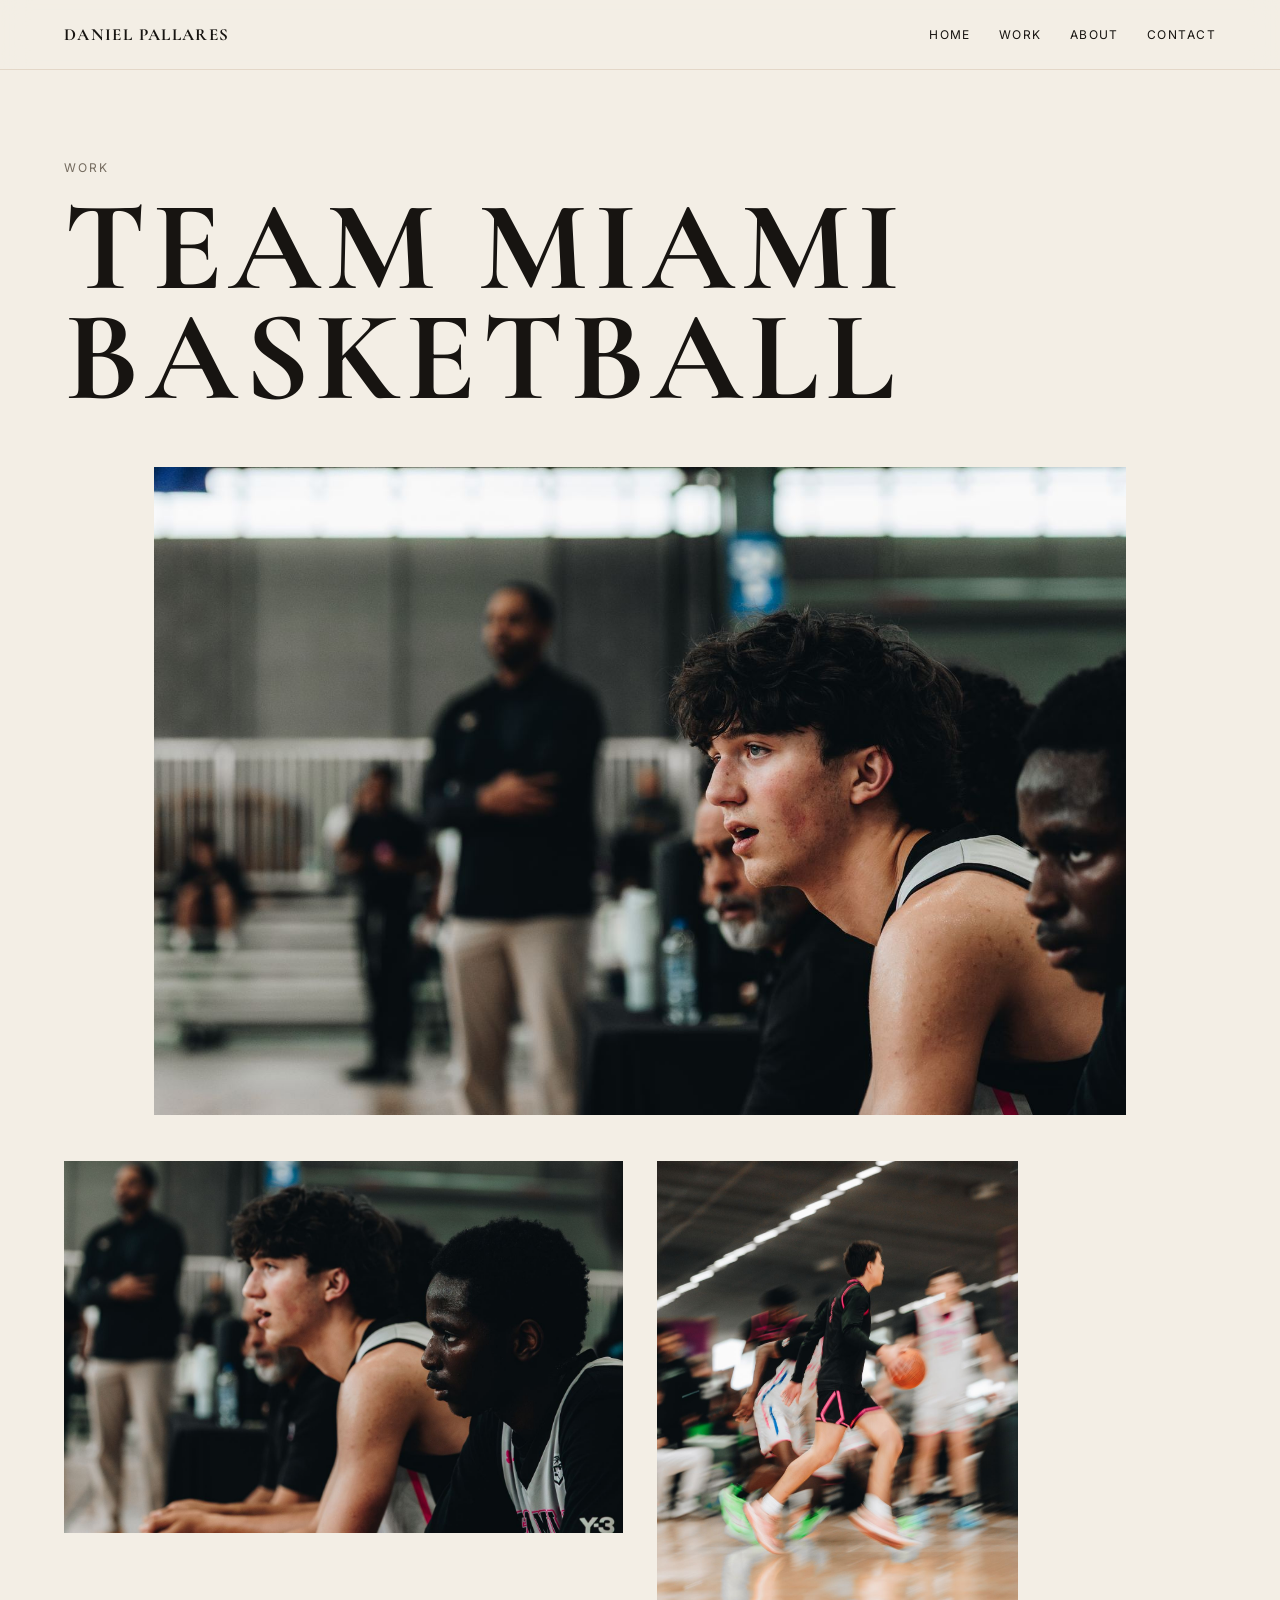
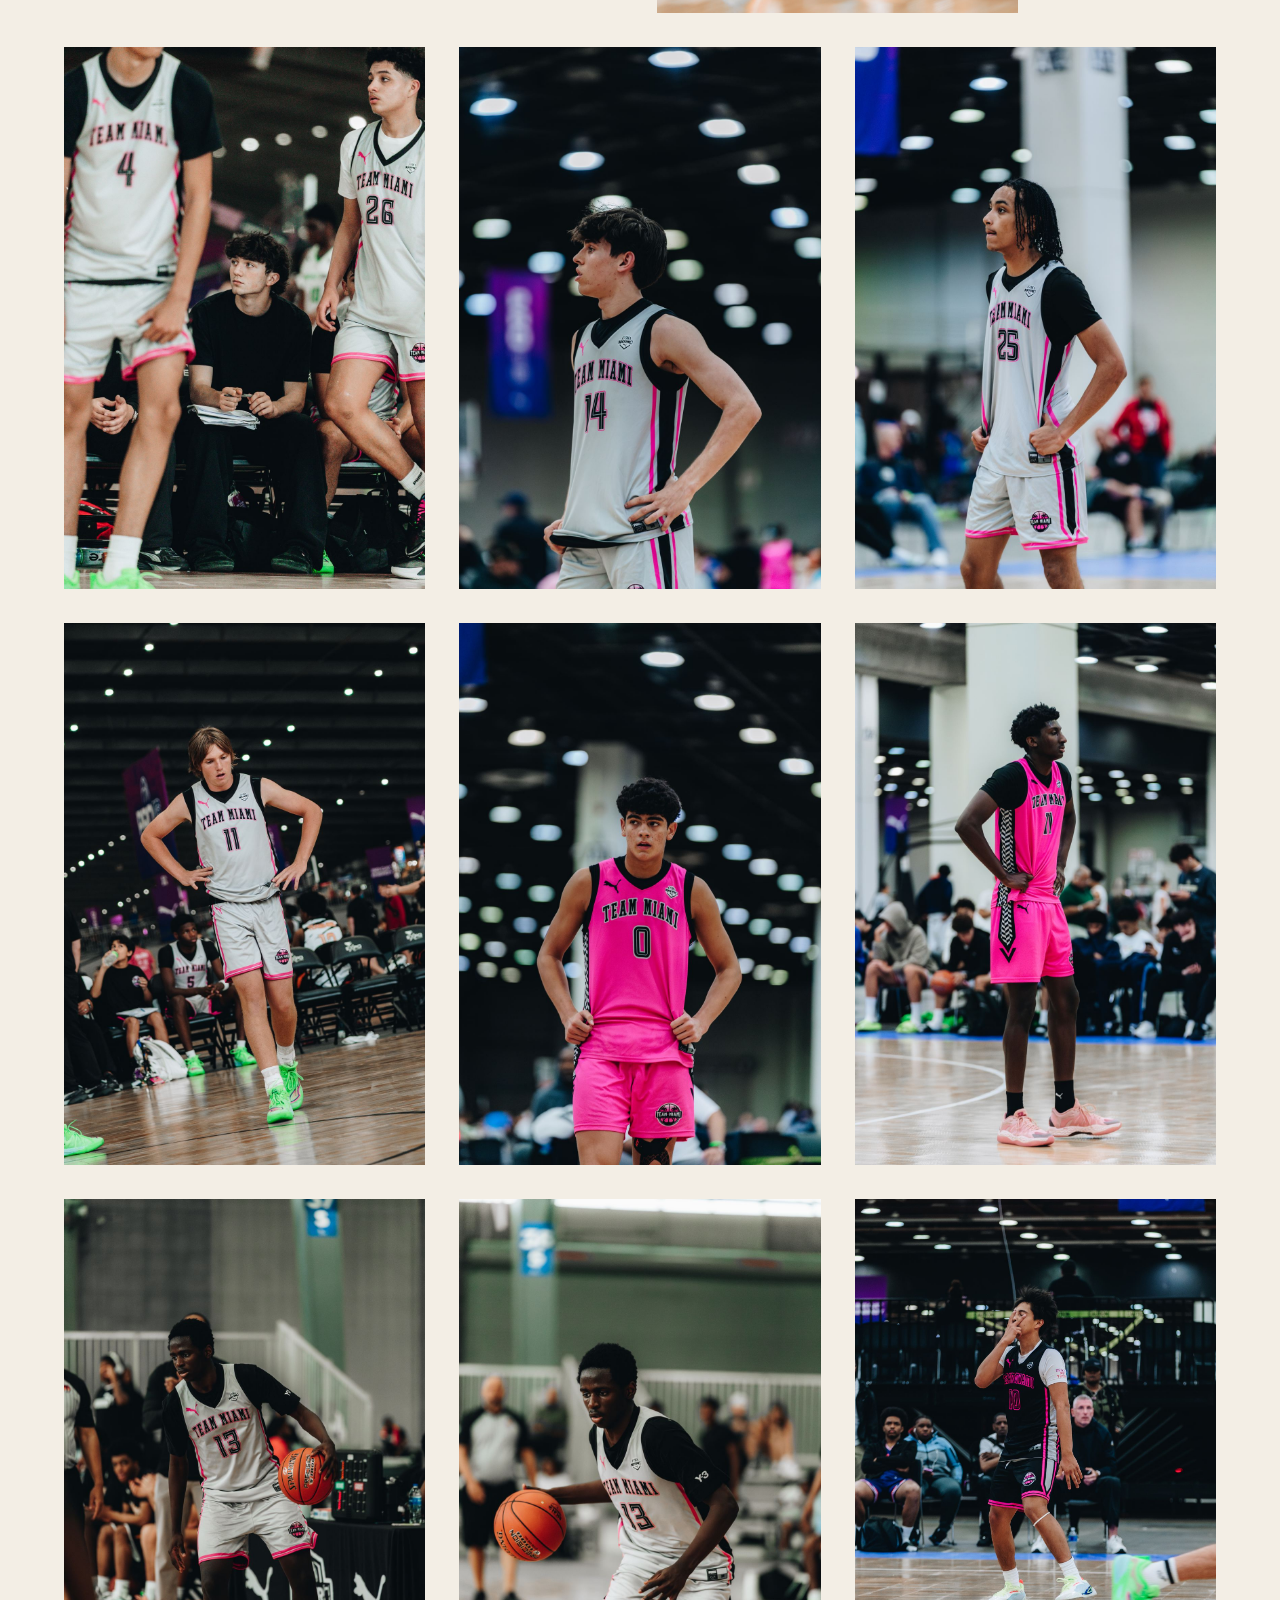
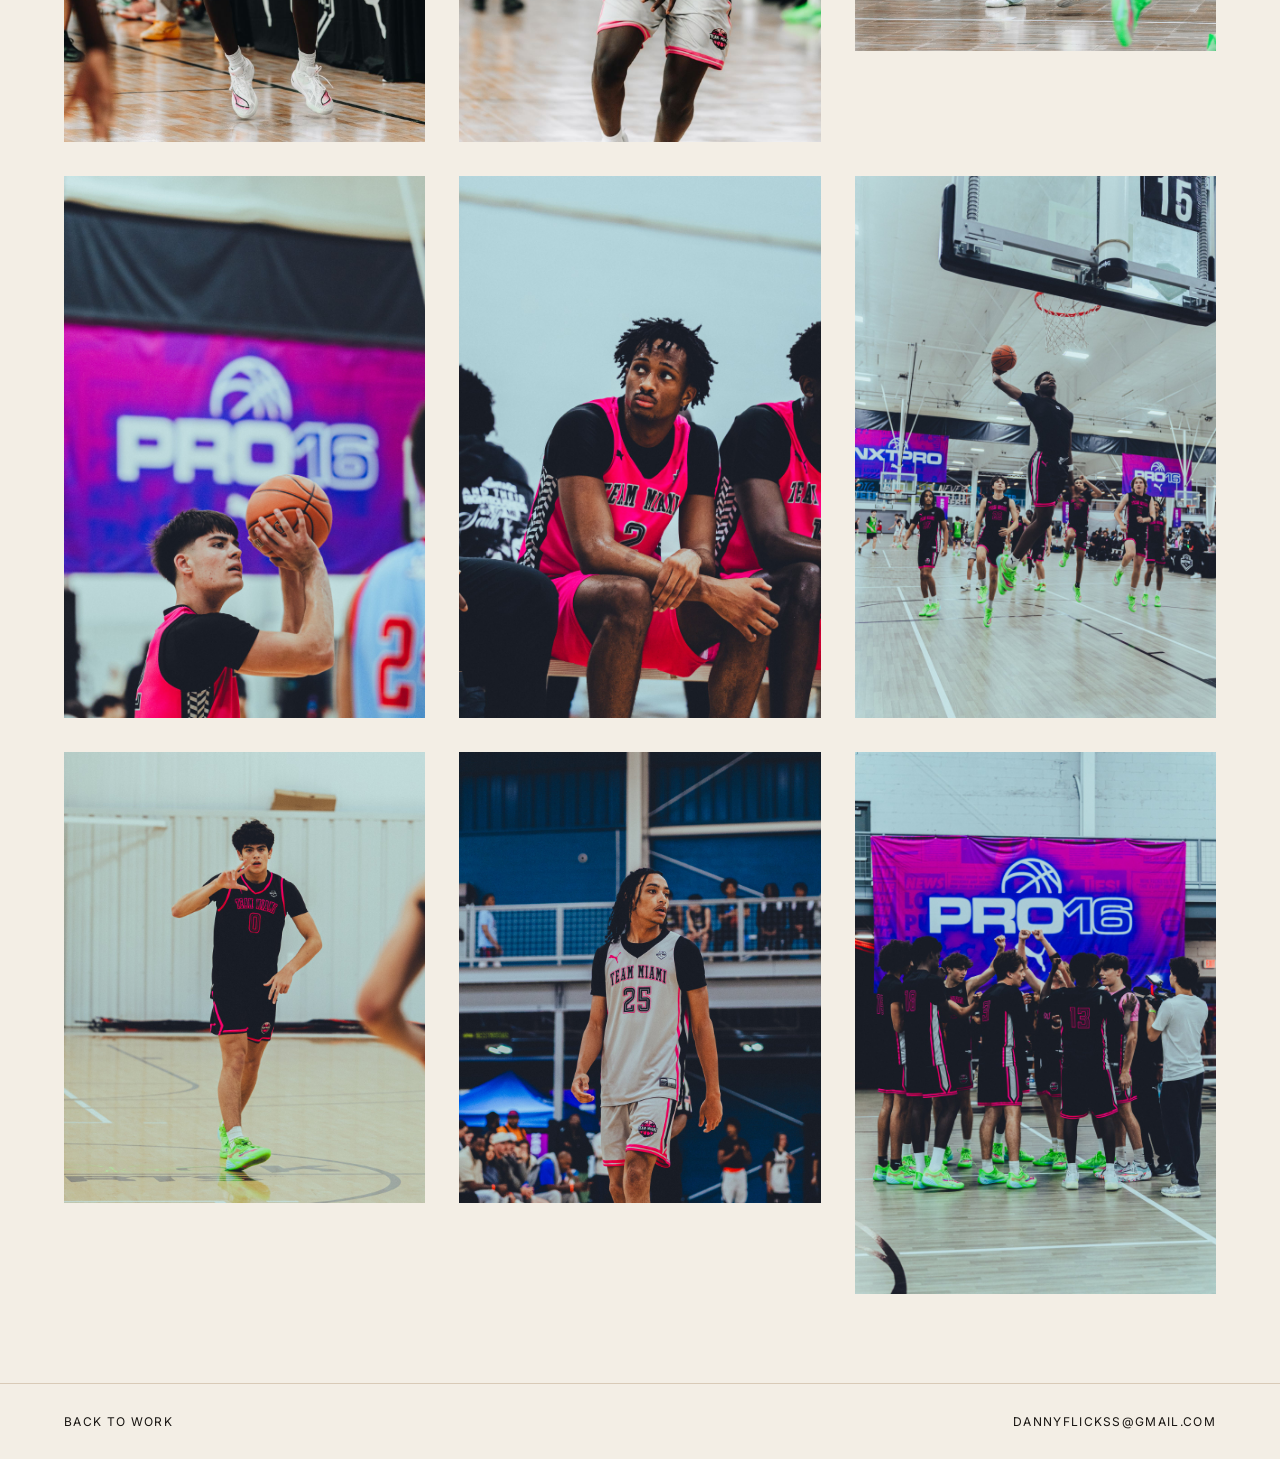
<file: team-miami-basketball.html>
<!DOCTYPE html>

<html lang="en">
<head>
<meta charset="utf-8"/>
<meta content="width=device-width, initial-scale=1.0" name="viewport"/>
<title>Team Miami Basketball | Daniel Pallares</title>
<link href="styles.css" rel="stylesheet"/>
</head>
<body>
<header class="nav"><a class="brand" href="index.html">Daniel Pallares</a><nav><a href="index.html">Home</a><a href="work.html">Work</a><a href="about.html">About</a><a href="contact.html">Contact</a></nav></header>
<main class="page gallery-page">
<section class="page-title minimal-title"><p class="eyebrow">Work</p><h1>Team Miami Basketball</h1></section>
<section class="gallery-hero"><div class="photo"><img alt="Team Miami Basketball" src="assets/images/team-miami/dsc09153-enhanced-nr.jpg"/></div></section>
<section class="photo-grid ratio-grid">

















<div class="photo ratio-landscape"><img alt="Team Miami Basketball" loading="lazy" src="assets/images/team-miami/dsc09152-enhanced-nr.jpg"/></div><div class="photo ratio-portrait"><img alt="Team Miami Basketball" loading="lazy" src="assets/images/team-miami/dsc00604-1.jpg"/></div><div class="photo ratio-portrait"><img alt="Team Miami Basketball" loading="lazy" src="assets/images/team-miami/dsc01112.jpg"/></div><div class="photo ratio-portrait"><img alt="Team Miami Basketball" loading="lazy" src="assets/images/team-miami/dsc07578-enhanced-nr-2.jpg"/></div><div class="photo ratio-portrait"><img alt="Team Miami Basketball" loading="lazy" src="assets/images/team-miami/dsc07608-enhanced-nr-2.jpg"/></div><div class="photo ratio-portrait"><img alt="Team Miami Basketball" loading="lazy" src="assets/images/team-miami/dsc08918-enhanced-nr.jpg"/></div><div class="photo ratio-portrait"><img alt="Team Miami Basketball" loading="lazy" src="assets/images/team-miami/dsc09181-enhanced-nr.jpg"/></div><div class="photo ratio-portrait"><img alt="Team Miami Basketball" loading="lazy" src="assets/images/team-miami/dsc09207-enhanced-nr.jpg"/></div><div class="photo ratio-portrait"><img alt="Team Miami Basketball" loading="lazy" src="assets/images/team-miami/dsc09231-enhanced-nr.jpg"/></div><div class="photo ratio-portrait"><img alt="Team Miami Basketball" loading="lazy" src="assets/images/team-miami/dsc09248-enhanced-nr.jpg"/></div><div class="photo ratio-portrait"><img alt="Team Miami Basketball" loading="lazy" src="assets/images/team-miami/dsc09616-enhanced-nr.jpg"/></div><div class="photo ratio-portrait"><img alt="Team Miami Basketball" loading="lazy" src="assets/images/team-miami/team-miami-add-01.jpg"/></div><div class="photo ratio-portrait"><img alt="Team Miami Basketball" loading="lazy" src="assets/images/team-miami/team-miami-add-02.jpg"/></div><div class="photo ratio-portrait"><img alt="Team Miami Basketball" loading="lazy" src="assets/images/team-miami/team-miami-add-03.jpg"/></div><div class="photo ratio-portrait"><img alt="Team Miami Basketball" loading="lazy" src="assets/images/team-miami/team-miami-add-04.jpg"/></div><div class="photo ratio-portrait"><img alt="Team Miami Basketball" loading="lazy" src="assets/images/team-miami/team-miami-add-05.jpg"/></div><div class="photo ratio-portrait"><img alt="Team Miami Basketball" loading="lazy" src="assets/images/team-miami/team-miami-add-06.jpg"/></div></section>
</main>
<footer><a href="work.html">Back to Work</a><a href="mailto:dannyflickss@gmail.com">dannyflickss@gmail.com</a></footer><script src="script.js"></script>
</body>
</html>
</file>
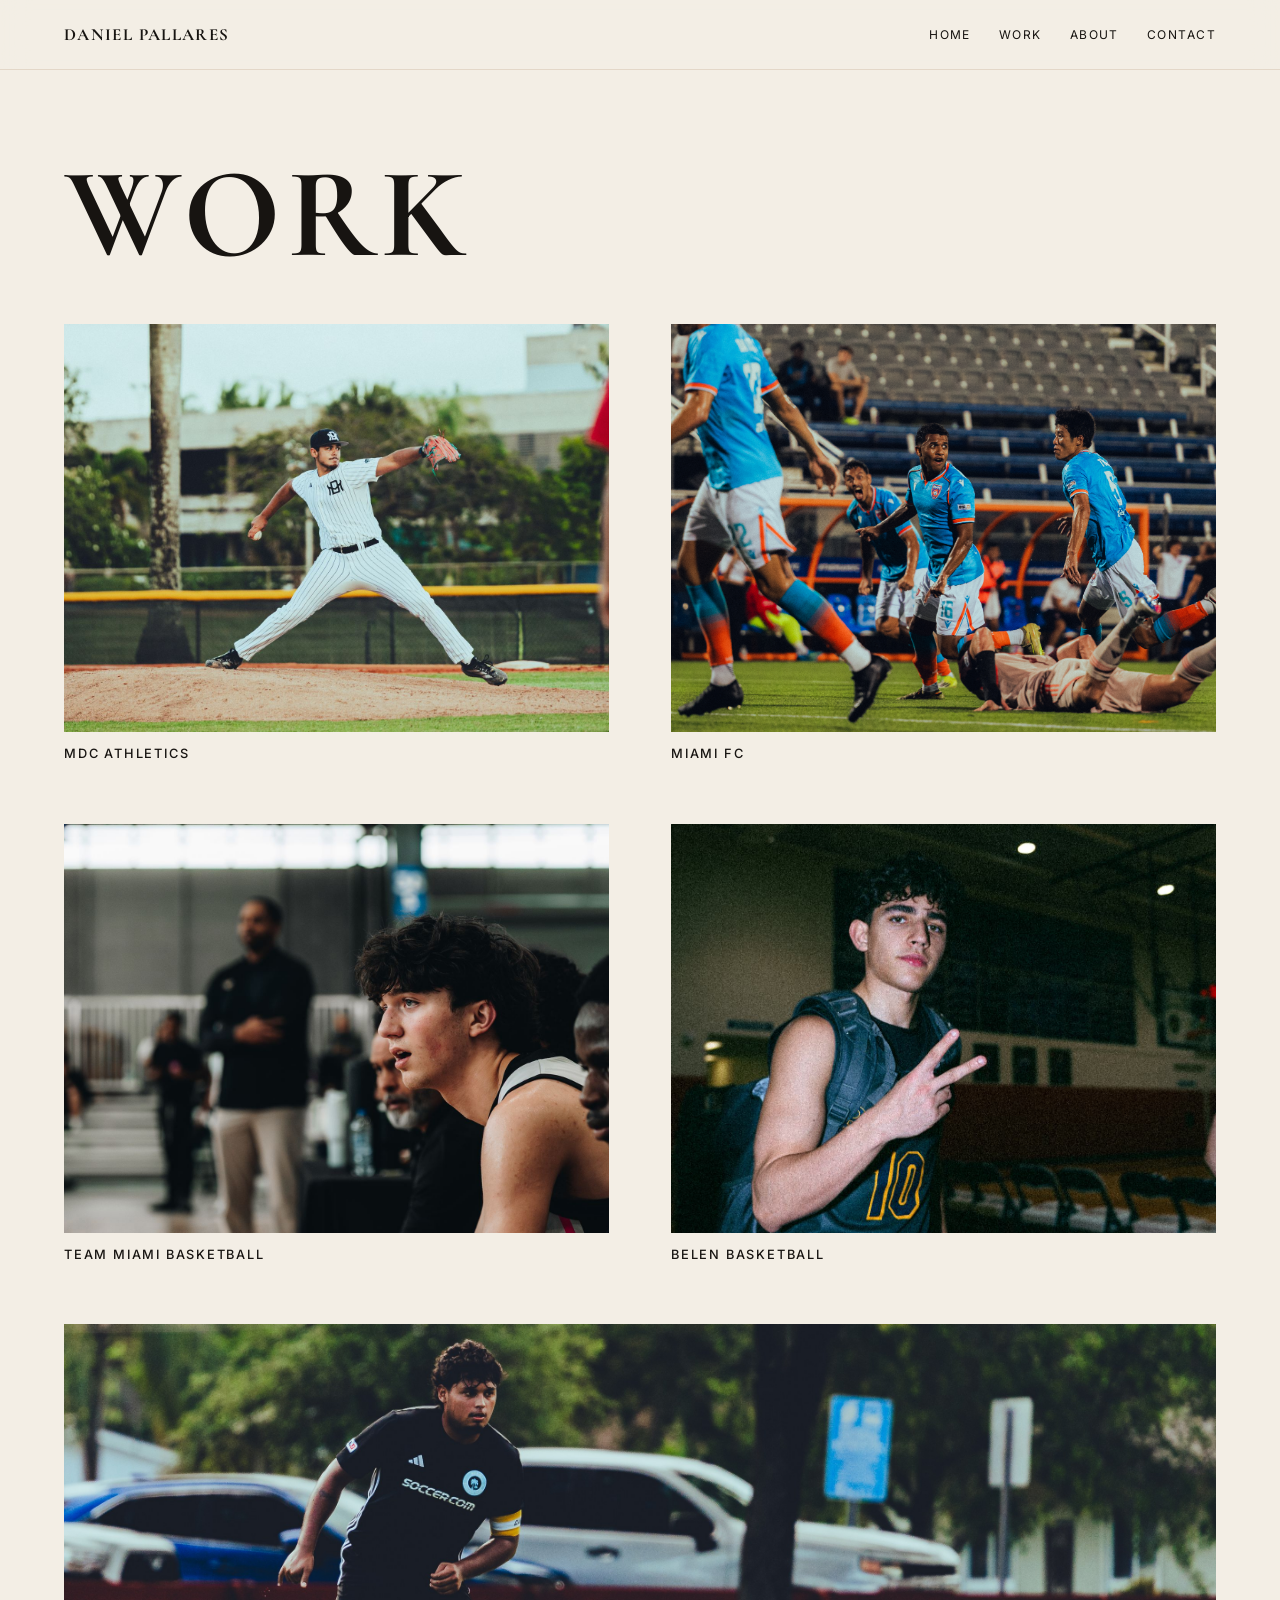
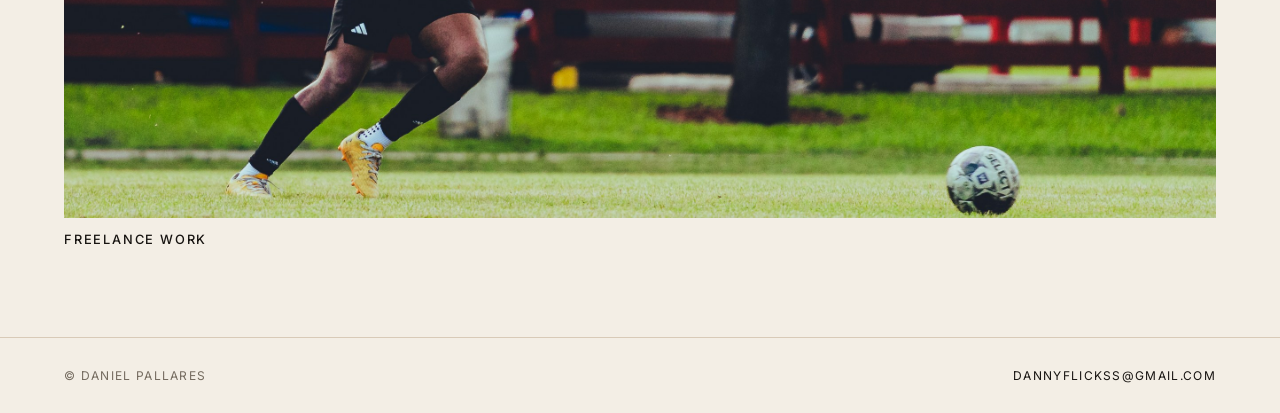
<file: work.html>
<!DOCTYPE html>
<html lang="en">
<head>
<meta charset="UTF-8" />
<meta name="viewport" content="width=device-width, initial-scale=1.0" />
<title>Work | Daniel Pallares</title>
<link rel="stylesheet" href="styles.css" />
</head>
<body>
<header class="nav"><a class="brand" href="index.html">Daniel Pallares</a><nav><a href="index.html">Home</a><a href="work.html">Work</a><a href="about.html">About</a><a href="contact.html">Contact</a></nav></header>
<main class="page work-index">
<section class="page-title minimal-title"><h1>Work</h1></section>
<section class="work-card-grid">
<a class="work-card " href="mdc.html"><div class="work-card-image"><img src="assets/images/mdc/dsc00478-1.jpg" alt="MDC Athletics" loading="lazy" /></div><span class="work-card-title">MDC Athletics</span></a>
<a class="work-card " href="miami-fc.html"><div class="work-card-image"><img src="assets/images/miami-fc/miami-fc-cover.jpg" alt="Miami FC" loading="lazy" /></div><span class="work-card-title">Miami FC</span></a>
<a class="work-card " href="team-miami-basketball.html"><div class="work-card-image"><img src="assets/images/team-miami/dsc09153-enhanced-nr.jpg" alt="Team Miami Basketball" loading="lazy" /></div><span class="work-card-title">Team Miami Basketball</span></a>
<a class="work-card " href="belen-basketball.html"><div class="work-card-image"><img src="assets/images/belen/dsc04798.jpg" alt="Belen Basketball" loading="lazy" /></div><span class="work-card-title">Belen Basketball</span></a>
<a class="work-card featured" href="freelance-work.html"><div class="work-card-image"><img src="assets/images/freelance/freelance-cover.jpg" alt="Freelance Work" loading="lazy" /></div><span class="work-card-title">Freelance Work</span></a>
</section>
</main>
<footer><p>© Daniel Pallares</p><a href="mailto:dannyflickss@gmail.com">dannyflickss@gmail.com</a></footer><script src="script.js"></script>
</body>
</html>
</file>
<file: styles.css>
@import url('https://fonts.googleapis.com/css2?family=Cormorant+Garamond:wght@600;700&family=Inter:wght@400;500;600&display=swap');
:root{
  --bg:#f3eee5; --paper:#fbf8f1; --ink:#171411; --muted:#746b5f; --line:#d8cab7; --accent:#9f8059;
}
*{box-sizing:border-box} html{scroll-behavior:smooth} body{margin:0;background:var(--bg);color:var(--ink);font-family:Inter,Helvetica,Arial,sans-serif;opacity:0;transition:opacity .26s ease} body.page-loaded{opacity:1} body.page-exit{opacity:0} a{text-decoration:none;color:inherit} img{display:block;width:100%;height:auto}
.nav{position:sticky;top:0;z-index:10;display:flex;justify-content:space-between;align-items:center;padding:24px 5vw;background:rgba(243,238,229,.86);backdrop-filter:blur(14px);border-bottom:1px solid rgba(216,202,183,.62)}
.brand{font-family:'Cormorant Garamond',Georgia,serif;font-weight:700;text-transform:uppercase;font-size:17px;letter-spacing:.08em}.nav nav{display:flex;gap:28px;font-size:12px;text-transform:uppercase;letter-spacing:.12em}.nav a:hover{color:var(--accent)}
.hero,.section,.page{padding:7vw 5vw}.home-hero{min-height:calc(100vh - 78px);display:grid;grid-template-columns:.78fr 1.22fr;gap:5vw;align-items:end;padding-top:6vw}.hero-copy{padding-bottom:3vw}.hero h1,.page-title h1,.about-page h1,.contact-page h1,h2{font-family:'Cormorant Garamond',Georgia,serif;font-weight:700;letter-spacing:.045em;text-transform:uppercase;line-height:.86;margin:0}.hero h1{font-size:clamp(62px,9vw,138px);margin-bottom:26px}.eyebrow{text-transform:uppercase;letter-spacing:.16em;font-size:12px;color:var(--muted);margin:0 0 18px}.home-hero .eyebrow{color:var(--ink);margin-bottom:42px}.cta-link{display:inline-flex;gap:34px;align-items:center;border-bottom:1px solid var(--ink);padding-bottom:3px;text-transform:uppercase;font-size:12px;letter-spacing:.12em}.hero-image,.meet-image,.portrait,.project-card-image{aspect-ratio:4/3;min-height:0;overflow:hidden;background:transparent}
.photo{overflow:visible;background:transparent}.hero-image img,.meet-image img,.portrait img,.work-card img,.sport-card img{height:100%;object-fit:cover;transition:transform .35s ease}
.photo img{width:100%;height:auto;object-fit:contain;transition:transform .35s ease}.hero-image:hover img,.meet-image:hover img,.photo:hover img,.work-card:hover img,.sport-card:hover img{transform:scale(1.018)}
.meet-preview{display:grid;grid-template-columns:.72fr 1fr;gap:7vw;align-items:center;border-top:1px solid var(--line)}.meet-preview h2{font-size:clamp(48px,7vw,108px);margin-bottom:28px}.meet-copy .eyebrow{color:var(--ink);margin-bottom:70px}.text-link{border-bottom:1px solid var(--ink);padding-bottom:3px}
.page-title{max-width:1100px;margin-bottom:54px}.minimal-title h1{font-size:clamp(64px,10vw,150px)}.work-card-grid,.sport-card-grid{display:grid;grid-template-columns:repeat(2,minmax(0,1fr));gap:62px}.work-card,.sport-card{display:block;background:transparent;border:0;box-shadow:none;overflow:visible}.work-card-image,.sport-card-image{aspect-ratio:4/3;overflow:hidden;background:transparent}
.work-card-image img,.sport-card-image img{width:100%;height:100%;object-fit:cover}.work-card-title,.sport-card-title{display:block;margin-top:14px;font-size:clamp(12px,1vw,15px);line-height:1.2;letter-spacing:.14em;font-weight:500;text-transform:uppercase;color:var(--ink);text-align:left}.work-card:hover,.sport-card:hover{opacity:.86}.work-card.featured{grid-column:1/-1}.work-card.featured .work-card-image{aspect-ratio:21/9}.photo-grid{display:grid;grid-template-columns:repeat(2,minmax(0,1fr));gap:34px;align-items:start;max-width:1180px;margin-left:auto;margin-right:auto}.photo{background:transparent}.gallery-page .photo-grid{margin-top:46px}.gallery-hero{margin:0 auto 34px;max-width:1180px}.gallery-hero .photo img{max-height:72vh;width:auto;max-width:100%;margin:0 auto}.sport-card-grid{margin-bottom:8vw}.sport-section{border-top:1px solid var(--line);padding-top:5vw;margin-top:6vw}.sport-section h2{font-size:clamp(42px,6vw,92px);margin-bottom:36px}.sport-section .eyebrow{margin-bottom:18px}
.about-page{display:grid;grid-template-columns:.85fr 1.15fr;gap:6vw;align-items:center}.about-page h1{font-size:clamp(48px,7vw,104px);margin-bottom:26px}.about-page p,.contact-page p{color:var(--muted);line-height:1.65;font-size:17px;max-width:700px}.contact-page{min-height:70vh;display:flex;flex-direction:column;justify-content:center}.contact-page h1{font-size:clamp(54px,8vw,118px);margin-bottom:28px}.contact-links{display:grid;gap:14px;margin-top:30px;font-size:clamp(26px,4vw,54px);font-family:'Cormorant Garamond',Georgia,serif;text-transform:uppercase;letter-spacing:.045em}footer{display:flex;justify-content:space-between;gap:20px;padding:30px 5vw;border-top:1px solid var(--line);font-size:12px;text-transform:uppercase;letter-spacing:.11em}footer p{margin:0;color:var(--muted)}
.placeholder{background:linear-gradient(135deg,#ded1bd,#afa084);display:flex;align-items:center;justify-content:center;color:rgba(23,20,17,.48);text-transform:uppercase;letter-spacing:.14em;font-size:12px;border:1px solid rgba(23,20,17,.08)}
@media(max-width:800px){.nav{align-items:flex-start;flex-direction:column;gap:16px}.nav nav{gap:18px;flex-wrap:wrap}.home-hero,.meet-preview,.about-page{grid-template-columns:1fr}.hero h1{font-size:clamp(58px,18vw,88px)}.home-hero{min-height:auto}.work-card-grid,.sport-card-grid,.photo-grid{grid-template-columns:1fr;gap:34px}.work-card.featured .work-card-image{aspect-ratio:4/3}.minimal-title h1{font-size:clamp(56px,17vw,86px)}.hero h1,.page-title h1,.about-page h1,.contact-page h1,h2{letter-spacing:.028em}footer{flex-direction:column}.meet-copy .eyebrow{margin-bottom:34px}}


/* latest refinements */
.meet-image.face-crop img{object-position:55% 20%;}
.about-page .portrait{aspect-ratio:auto;overflow:visible;background:transparent;}
.about-page .portrait img{height:auto;object-fit:contain;}
.equipment{margin-top:38px;}
.equipment h2{font-family:Inter,Helvetica,Arial,sans-serif;font-size:12px;letter-spacing:.16em;font-weight:600;text-transform:uppercase;line-height:1.2;margin:0 0 18px;}
.equipment ul{list-style:none;padding:0;margin:0;display:grid;gap:10px;color:var(--muted);font-size:15px;letter-spacing:.02em;}

/* homepage quick-view gallery */
.home-quick-view{border-top:1px solid var(--line);padding-top:6vw;padding-bottom:6vw;}
.split-heading{display:flex;justify-content:space-between;align-items:flex-end;gap:28px;margin-bottom:40px;}
.split-heading h2{font-size:clamp(44px,6.5vw,96px);}
.home-masonry{columns:3 260px;column-gap:22px;max-width:1280px;margin:0 auto;}
.home-photo{display:block;break-inside:avoid;margin:0 0 22px;overflow:hidden;background:transparent;}
.home-photo img{width:100%;height:auto;object-fit:contain;transition:transform .35s ease;}
.home-photo:hover img{transform:scale(1.018);}
.quick-view-bottom{display:flex;justify-content:flex-end;margin:34px auto 0;max-width:1280px;}
@media(max-width:800px){.split-heading{align-items:flex-start;flex-direction:column;margin-bottom:28px}.home-masonry{columns:2 150px;column-gap:14px}.home-photo{margin-bottom:14px}.home-quick-view{padding-top:54px;padding-bottom:54px}}


/* aspect-ratio organized galleries */
.gallery-page .photo-grid.ratio-grid{
  display:grid;
  grid-template-columns:repeat(12,minmax(0,1fr));
  gap:34px;
  align-items:start;
  max-width:1180px;
}
.photo-grid.ratio-grid .photo{width:100%;}
.photo-grid.ratio-grid .photo img{width:100%;height:auto;object-fit:contain;}
.photo-grid.ratio-grid .ratio-wide{grid-column:1 / -1;}
.photo-grid.ratio-grid .ratio-landscape{grid-column:span 6;}
.photo-grid.ratio-grid .ratio-square{grid-column:span 4;}
.photo-grid.ratio-grid .ratio-portrait{grid-column:span 4;}
@media(max-width:800px){
  .gallery-page .photo-grid.ratio-grid{grid-template-columns:1fr;gap:26px;}
  .photo-grid.ratio-grid .ratio-wide,
  .photo-grid.ratio-grid .ratio-landscape,
  .photo-grid.ratio-grid .ratio-square,
  .photo-grid.ratio-grid .ratio-portrait{grid-column:1 / -1;}
}


/* image lightbox */
.clickable-photo{cursor:zoom-in;}
body.lightbox-open{overflow:hidden;}
.lightbox{
  position:fixed;
  inset:0;
  z-index:999;
  display:flex;
  align-items:center;
  justify-content:center;
  padding:6vh 5vw;
  background:rgba(12,10,8,.82);
  opacity:0;
  pointer-events:none;
  transition:opacity .22s ease;
}
.lightbox.is-open{opacity:1;pointer-events:auto;}
.lightbox-frame{
  display:flex;
  align-items:center;
  justify-content:center;
  max-width:88vw;
  max-height:82vh;
  background:transparent;
  padding:0;
  transform:scale(.985);
  transition:transform .22s ease;
}
.lightbox.is-open .lightbox-frame{transform:scale(1);}
.lightbox-image{
  display:block;
  width:auto;
  height:auto;
  max-width:88vw;
  max-height:82vh;
  object-fit:contain;
  margin:auto;
  border:1px solid rgba(251,248,241,.88);
}
.lightbox-close{
  position:fixed;
  top:24px;
  right:5vw;
  width:42px;
  height:42px;
  border:1px solid rgba(251,248,241,.3);
  border-radius:999px;
  background:rgba(251,248,241,.06);
  color:var(--paper);
  font:400 25px/1 Inter,Helvetica,Arial,sans-serif;
  cursor:pointer;
}
.lightbox-nav{
  position:fixed;
  top:50%;
  transform:translateY(-50%);
  width:44px;
  height:44px;
  border:1px solid rgba(251,248,241,.28);
  border-radius:999px;
  background:rgba(251,248,241,.06);
  color:var(--paper);
  font:400 18px/1 Inter,Helvetica,Arial,sans-serif;
  cursor:pointer;
  opacity:.78;
  transition:opacity .18s ease, background .18s ease;
}
.lightbox-nav:hover,.lightbox-close:hover{opacity:1;background:rgba(251,248,241,.12);}
.lightbox-prev{left:5vw;}
.lightbox-next{right:5vw;}
.lightbox-count{
  position:fixed;
  bottom:26px;
  left:50%;
  transform:translateX(-50%);
  color:var(--paper);
  font:500 12px/1 Inter,Helvetica,Arial,sans-serif;
  letter-spacing:.14em;
  text-transform:uppercase;
  opacity:.82;
}
@media(max-width:800px){
  .quick-view-bottom{justify-content:flex-start;margin-top:26px;}
  .lightbox{padding:72px 18px 52px;}
  .lightbox-frame{max-width:calc(100vw - 36px);max-height:76vh;}
  .lightbox-image{max-width:calc(100vw - 36px);max-height:76vh;}
  .lightbox-close{top:20px;right:20px;}
  .lightbox-nav{top:auto;bottom:18px;transform:none;width:40px;height:40px;}
  .lightbox-prev{left:20px;}
  .lightbox-next{right:20px;}
  .lightbox-count{bottom:31px;}
}

/* MDC Soccer: clean, aligned gallery */
.soccer-page .soccer-hero{max-width:1180px;margin:0 auto 34px;aspect-ratio:16/9;overflow:hidden;}
.soccer-page .soccer-hero .photo,.soccer-page .soccer-hero img{width:100%;height:100%;}
.soccer-page .soccer-hero img{object-fit:cover;object-position:center;}
.soccer-page .soccer-even-grid{display:grid;grid-template-columns:repeat(2,minmax(0,1fr));gap:24px;max-width:1180px;margin:46px auto 0;align-items:stretch;}
.soccer-page .soccer-even-grid .photo{width:100%;aspect-ratio:4/5;overflow:hidden;}
.soccer-page .soccer-even-grid .photo img{width:100%;height:100%;object-fit:cover;object-position:center;}
@media(max-width:800px){.soccer-page .soccer-even-grid{grid-template-columns:1fr;gap:18px}.soccer-page .soccer-even-grid .photo{aspect-ratio:4/5}.soccer-page .soccer-hero{aspect-ratio:4/3}}
</file>
